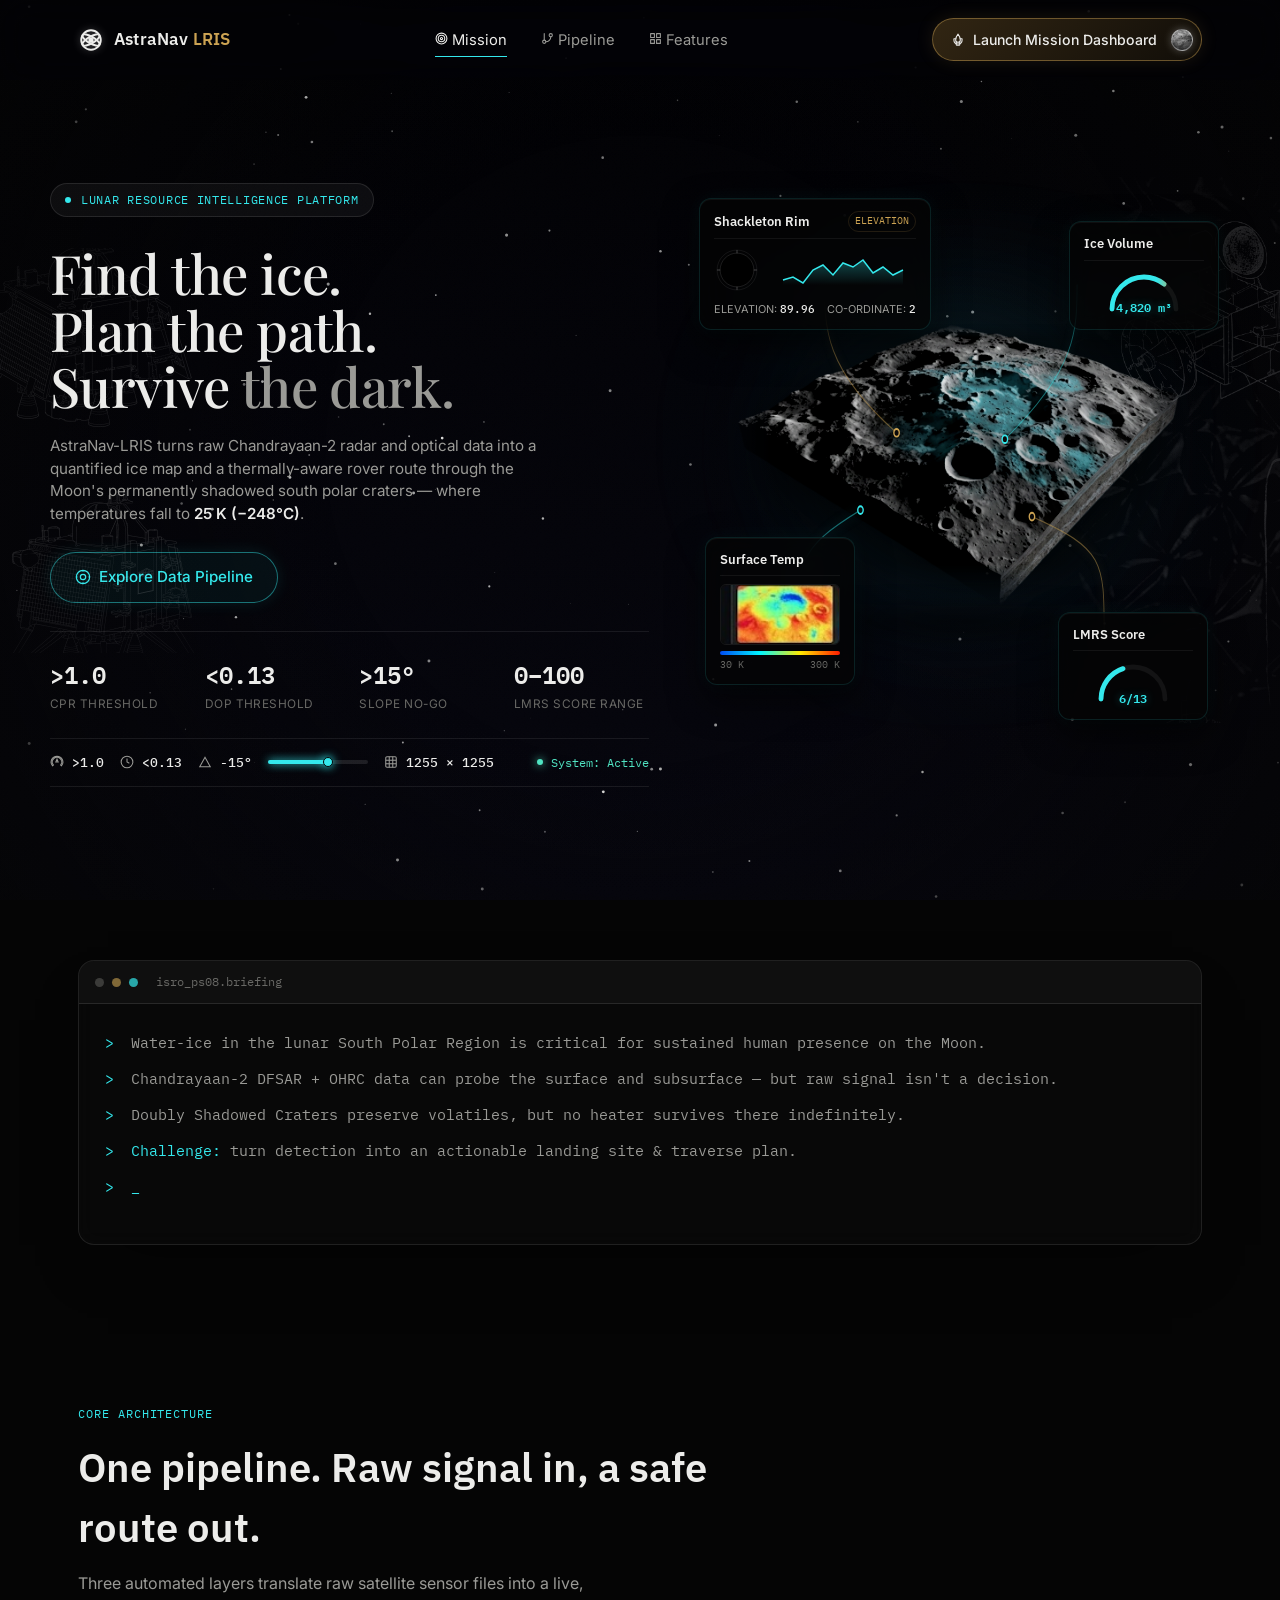
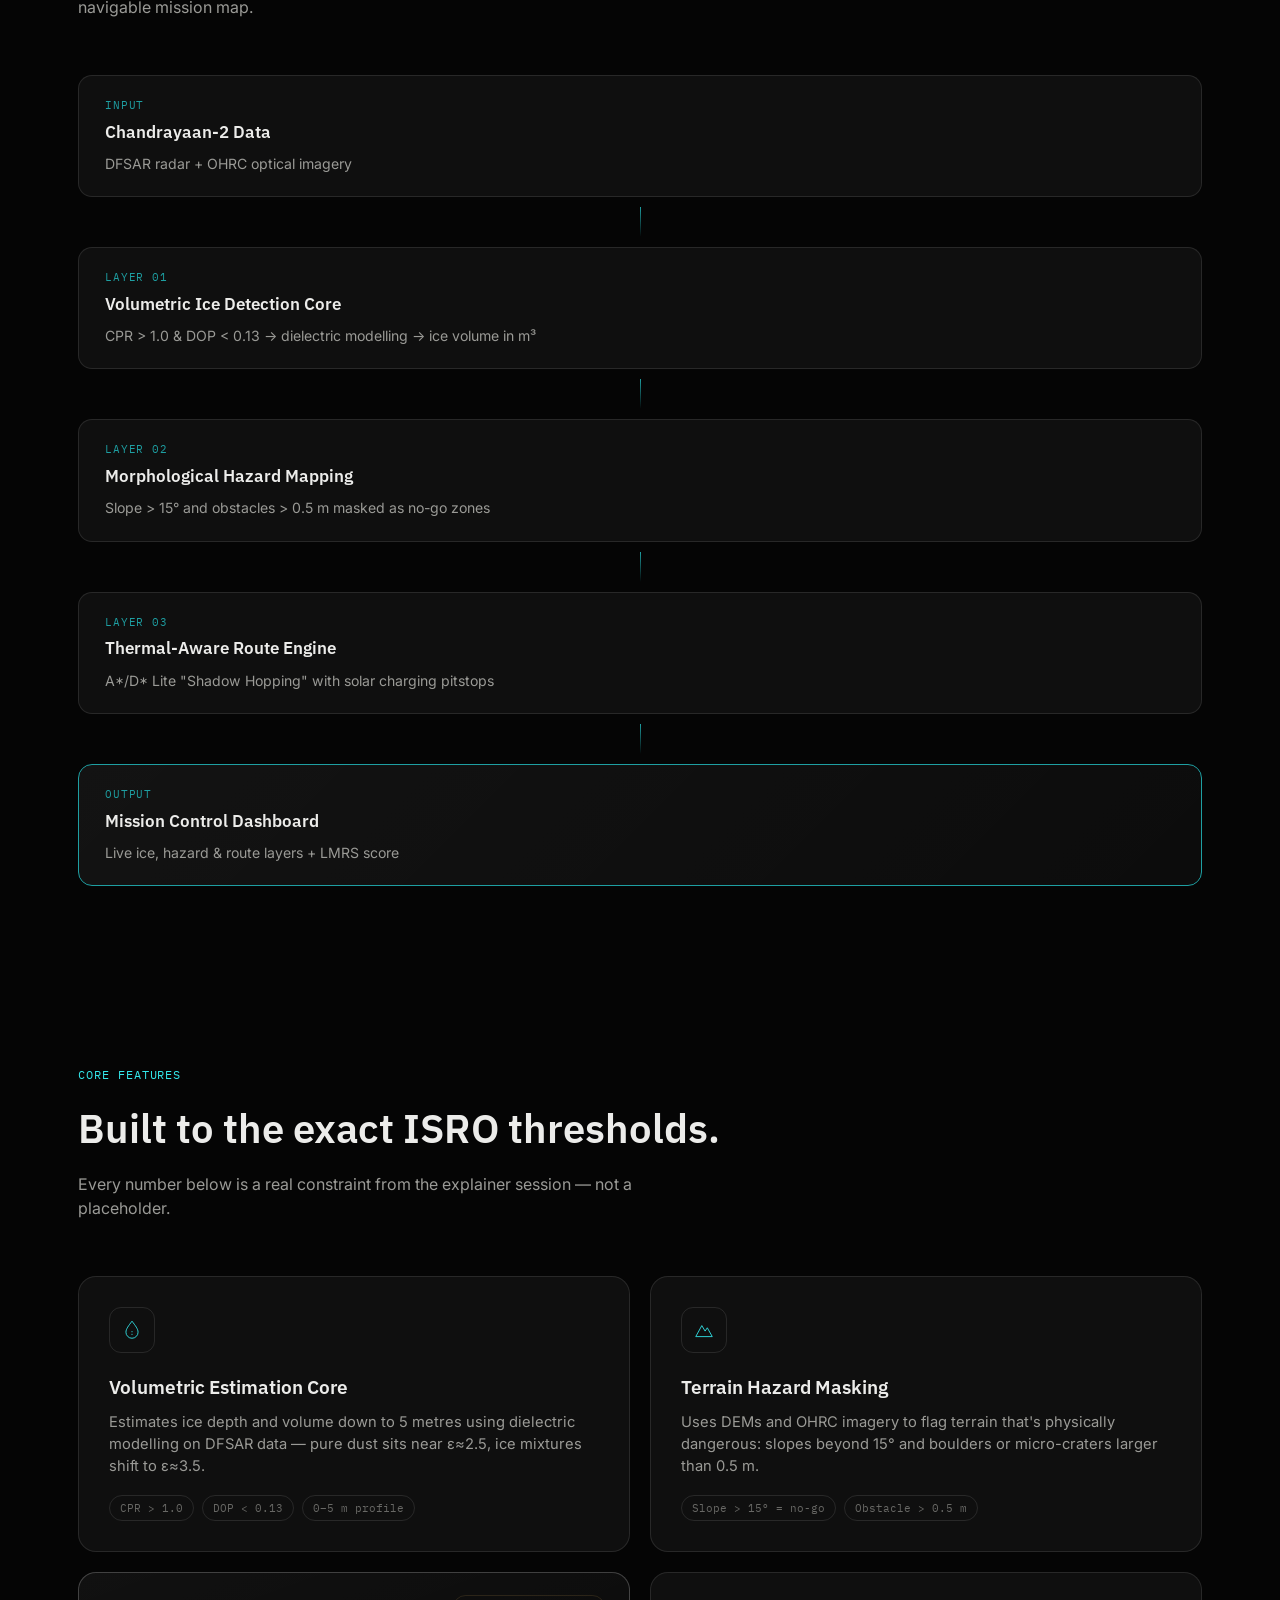
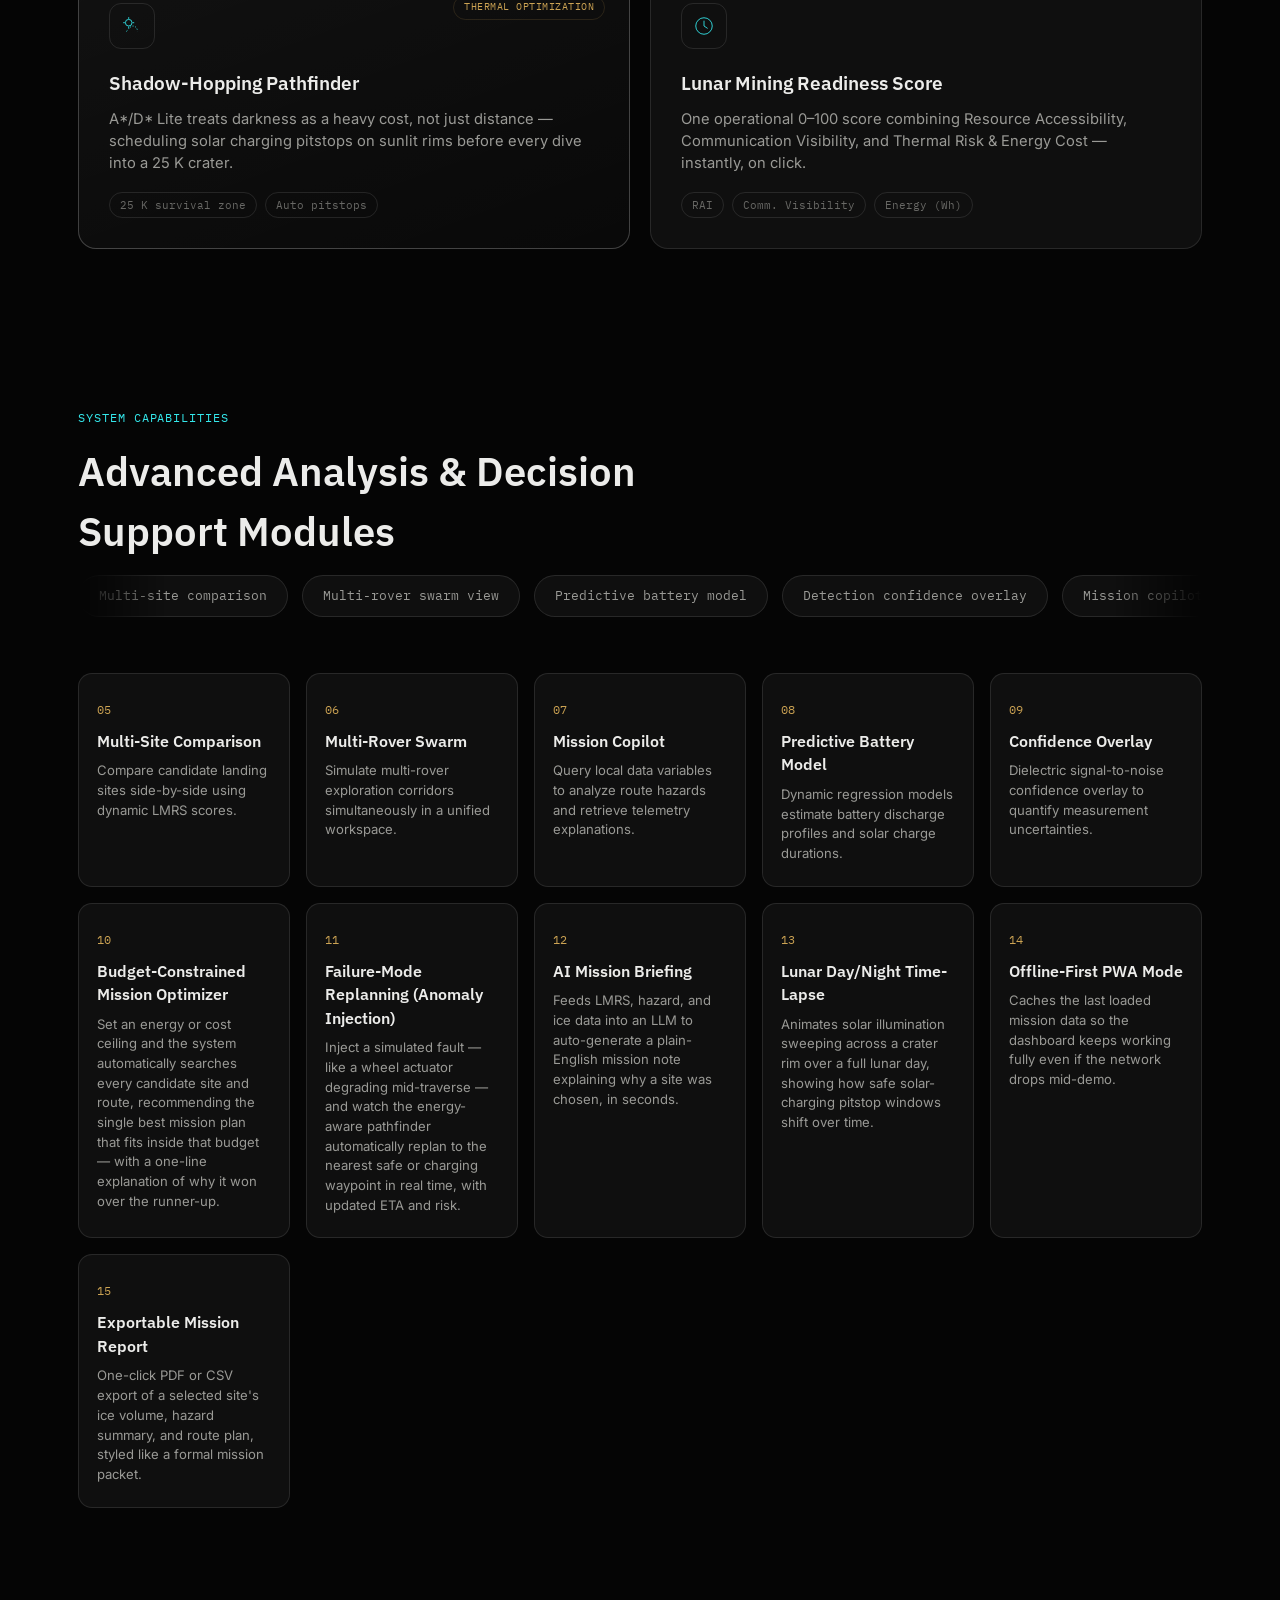
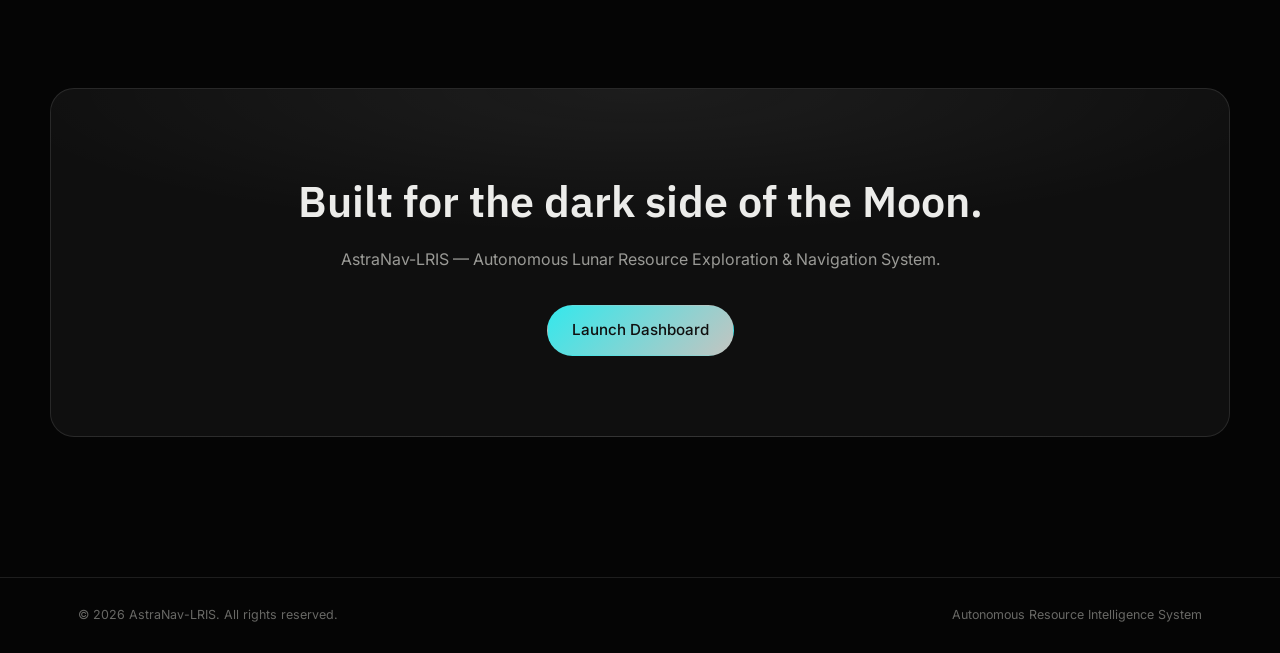
<file: frontend/index.html>
<!DOCTYPE html>
<html lang="en">

<head>
  <meta charset="UTF-8" />
  <meta name="viewport" content="width=device-width, initial-scale=1.0" />
  <title>AstraNav LRIS — Lunar Resource Intelligence &amp; Autonomous Navigation System</title>
  <meta name="description"
    content="AstraNav-LRIS detects subsurface lunar ice from Chandrayaan-2 data and plans thermal-aware rover routes through the Moon's permanently shadowed south polar craters." />
  <link rel="icon"
    href="data:image/svg+xml,<svg xmlns=%22http://www.w3.org/2000/svg%22 viewBox=%220 0 100 100%22><circle cx=%2250%22 cy=%2250%22 r=%2240%22 fill=%22%2304050a%22 stroke=%22%2334e8ec%22 stroke-width=%224%22/></svg>">
  <link rel="manifest" href="manifest.json">
  <link rel="preconnect" href="https://fonts.googleapis.com">
  <link rel="preconnect" href="https://fonts.gstatic.com" crossorigin>
  <link
    href="https://fonts.googleapis.com/css2?family=IBM+Plex+Sans:wght@400;500;600;700&family=Inter:wght@400;500;600&family=IBM+Plex+Mono:wght@400;500;600&family=Playfair+Display:ital,wght@0,400..700;1,400..700&display=swap"
    rel="stylesheet">
  <link rel="stylesheet" href="style.css">
</head>

<body>

  <!-- ===== AMBIENT BACKDROP (procedural starfield canvas, fixed, behind everything) ===== -->
  <canvas id="bg-stars" aria-hidden="true"></canvas>
  <div class="grain" aria-hidden="true"></div>

  <!-- ===== NAV ===== -->
  <header class="nav" id="nav">
    <div class="nav-inner">
      <a href="#top" class="brand">
        <span class="brand-mark" aria-hidden="true">
          <svg viewBox="0 0 24 24" fill="none" stroke="currentColor" stroke-width="1.8">
            <circle cx="12" cy="12" r="9"></circle>
            <ellipse cx="12" cy="12" rx="9" ry="3" transform="rotate(30 12 12)"></ellipse>
            <ellipse cx="12" cy="12" rx="9" ry="3" transform="rotate(-30 12 12)"></ellipse>
            <circle cx="12" cy="12" r="1.5" fill="currentColor"></circle>
          </svg>
        </span>
        <span class="brand-text">AstraNav <span class="brand-text-accent">LRIS</span></span>
      </a>
      <nav class="nav-links">
        <a href="#mission" class="nav-item-link active">
          <svg class="nav-link-icon" width="13" height="13" viewBox="0 0 24 24" fill="none" stroke="currentColor" stroke-width="2" stroke-linecap="round" stroke-linejoin="round"><circle cx="12" cy="12" r="10"></circle><circle cx="12" cy="12" r="6"></circle><circle cx="12" cy="12" r="2"></circle></svg>
          Mission
        </a>
        <a href="#pipeline" class="nav-item-link">
          <svg class="nav-link-icon" width="13" height="13" viewBox="0 0 24 24" fill="none" stroke="currentColor" stroke-width="2" stroke-linecap="round" stroke-linejoin="round"><line x1="6" y1="3" x2="6" y2="15"></line><circle cx="18" cy="6" r="3"></circle><circle cx="6" cy="18" r="3"></circle><path d="M18 9a9 9 0 0 1-9 9"></path></svg>
          Pipeline
        </a>
        <a href="#features" class="nav-item-link">
          <svg class="nav-link-icon" width="13" height="13" viewBox="0 0 24 24" fill="none" stroke="currentColor" stroke-width="2" stroke-linecap="round" stroke-linejoin="round"><rect x="3" y="3" width="7" height="7"></rect><rect x="14" y="3" width="7" height="7"></rect><rect x="14" y="14" width="7" height="7"></rect><rect x="3" y="14" width="7" height="7"></rect></svg>
          Features
        </a>
      </nav>
      <div class="nav-cta">
        <a href="dashboard.html" class="btn btn-solid btn-nav-cta">
          <svg class="btn-icon" width="14" height="14" viewBox="0 0 24 24" fill="none" stroke="currentColor" stroke-width="1.8" stroke-linecap="round" stroke-linejoin="round">
            <path d="M12 2s-4 5-4 10c0 2.2 1.8 4 4 4s4-1.8 4-4c0-5-4-10-4-10z"></path>
            <path d="M9 15v5a1 1 0 0 0 1 1h4a1 1 0 0 0 1-1v-5"></path>
            <path d="M8 10H5v2a7 7 0 0 0 6.64 6.96"></path>
            <path d="M16 10h3v2a7 7 0 0 1-6.64 6.96"></path>
          </svg>
          Launch Mission Dashboard
          <span class="btn-moon-thumb"></span>
        </a>
      </div>
      <button class="nav-burger" id="navBurger" aria-label="Toggle menu" aria-expanded="false">
        <span></span><span></span><span></span>
      </button>
    </div>
    <div class="nav-mobile" id="navMobile">
      <a href="#mission">
        <svg class="nav-link-icon" width="13" height="13" viewBox="0 0 24 24" fill="none" stroke="currentColor" stroke-width="2" stroke-linecap="round" stroke-linejoin="round"><circle cx="12" cy="12" r="10"></circle><circle cx="12" cy="12" r="6"></circle><circle cx="12" cy="12" r="2"></circle></svg>
        Mission
      </a>
      <a href="#pipeline">
        <svg class="nav-link-icon" width="13" height="13" viewBox="0 0 24 24" fill="none" stroke="currentColor" stroke-width="2" stroke-linecap="round" stroke-linejoin="round"><line x1="6" y1="3" x2="6" y2="15"></line><circle cx="18" cy="6" r="3"></circle><circle cx="6" cy="18" r="3"></circle><path d="M18 9a9 9 0 0 1-9 9"></path></svg>
        Pipeline
      </a>
      <a href="#features">
        <svg class="nav-link-icon" width="13" height="13" viewBox="0 0 24 24" fill="none" stroke="currentColor" stroke-width="2" stroke-linecap="round" stroke-linejoin="round"><rect x="3" y="3" width="7" height="7"></rect><rect x="14" y="3" width="7" height="7"></rect><rect x="14" y="14" width="7" height="7"></rect><rect x="3" y="14" width="7" height="7"></rect></svg>
        Features
      </a>
      <a href="dashboard.html" class="btn btn-solid btn-nav-cta">
        <svg class="btn-icon" width="14" height="14" viewBox="0 0 24 24" fill="none" stroke="currentColor" stroke-width="1.8" stroke-linecap="round" stroke-linejoin="round">
          <path d="M12 2s-4 5-4 10c0 2.2 1.8 4 4 4s4-1.8 4-4c0-5-4-10-4-10z"></path>
          <path d="M9 15v5a1 1 0 0 0 1 1h4a1 1 0 0 0 1-1v-5"></path>
          <path d="M8 10H5v2a7 7 0 0 0 6.64 6.96"></path>
          <path d="M16 10h3v2a7 7 0 0 1-6.64 6.96"></path>
        </svg>
        Launch Mission Dashboard
      </a>
    </div>
  </header>

  <!-- ===== HERO ===== -->
  <section class="hero" id="top">
    <div class="hero-grid">
      <div class="hero-copy">
        <p class="eyebrow" data-reveal>
          <span class="dot-pulse" aria-hidden="true"></span>
          LUNAR RESOURCE INTELLIGENCE PLATFORM
        </p>
        <h1 class="hero-title" data-reveal>
          Find the ice.<br>
          Plan the path.<br>
          Survive <span class="dim-text">the dark.</span>
        </h1>
        <p class="hero-sub" data-reveal>
          AstraNav-LRIS turns raw Chandrayaan-2 radar and optical data into a quantified ice map
          and a thermally-aware rover route through the Moon's permanently shadowed south&nbsp;polar craters —
          where temperatures fall to <strong>25&nbsp;K&nbsp;(&minus;248°C)</strong>.
        </p>
        <div class="hero-actions" data-reveal>
          <a href="#pipeline" class="btn btn-solid btn-lg btn-explore">
            <svg width="16" height="16" viewBox="0 0 24 24" fill="none" stroke="currentColor" stroke-width="1.8">
              <circle cx="12" cy="12" r="10"></circle>
              <path d="M12 2v2M12 20v2M2 12h2M20 12h2"></path>
              <circle cx="12" cy="12" r="4"></circle>
            </svg>
            Explore Data Pipeline
          </a>
        </div>

        <div class="hero-stats" data-reveal>
          <div class="stat">
            <span class="stat-num" data-count="1.0" data-decimals="1" data-prefix=">">0.0</span>
            <span class="stat-label">CPR THRESHOLD</span>
          </div>
          <div class="stat">
            <span class="stat-num" data-count="0.13" data-decimals="2" data-prefix="<">0.00</span>
            <span class="stat-label">DOP THRESHOLD</span>
          </div>
          <div class="stat">
            <span class="stat-num" data-count="15" data-suffix="°" data-prefix=">">0</span>
            <span class="stat-label">SLOPE NO-GO</span>
          </div>
          <div class="stat">
            <span class="stat-num" data-count="100" data-prefix="0–">0</span>
            <span class="stat-label">LMRS SCORE RANGE</span>
          </div>
        </div>

        <!-- Control Bar -->
        <div class="control-bar-wrapper" data-reveal>
          <div class="control-bar">
            <div class="control-item">
              <svg width="14" height="14" viewBox="0 0 24 24" fill="none" stroke="currentColor" stroke-width="1.8">
                <path d="M12 2a10 10 0 0 1 7.54 16.59l-1.42-1.42A8 8 0 1 0 5.88 17.17l-1.42 1.42A10 10 0 0 1 12 2z"></path>
                <path d="m12 7-2 5h4l-2-5z"></path>
              </svg>
              <span>>1.0</span>
            </div>
            <div class="control-item">
              <svg width="14" height="14" viewBox="0 0 24 24" fill="none" stroke="currentColor" stroke-width="1.8">
                <circle cx="12" cy="12" r="10"></circle>
                <polyline points="12 6 12 12 16 14"></polyline>
              </svg>
              <span><0.13</span>
            </div>
            <div class="control-item">
              <svg width="14" height="14" viewBox="0 0 24 24" fill="none" stroke="currentColor" stroke-width="1.8">
                <path d="M3 20h18L12 4z"></path>
              </svg>
              <span>-15°</span>
            </div>
            <div class="control-slider">
              <div class="slider-track">
                <div class="slider-fill"></div>
                <div class="slider-handle"></div>
              </div>
            </div>
            <div class="control-item">
              <svg width="14" height="14" viewBox="0 0 24 24" fill="none" stroke="currentColor" stroke-width="1.8">
                <rect x="3" y="3" width="18" height="18" rx="2" ry="2"></rect>
                <line x1="9" y1="3" x2="9" y2="21"></line>
                <line x1="15" y1="3" x2="15" y2="21"></line>
                <line x1="3" y1="9" x2="21" y2="9"></line>
                <line x1="3" y1="15" x2="21" y2="15"></line>
              </svg>
              <span>1255 × 1255</span>
            </div>
            <div class="control-status">
              <span class="status-dot"></span>
              <span>System: Active</span>
            </div>
          </div>
        </div>
      </div>

      <div class="hero-visual" aria-hidden="true">
        <!-- Background Terrain Block -->
        <div class="terrain-block-container" data-reveal>
          <img src="assets/lunar_terrain_block.png" alt="Lunar Crater Terrain" class="terrain-block-img">
        </div>

        <!-- Connection Lines SVG Overlay -->
        <svg class="hud-lines" viewBox="0 0 600 450" preserveAspectRatio="none" aria-hidden="true">
          <!-- Shackleton Rim Pointer (amber) -->
          <path class="hud-line-path line-amber" d="M150,80 C150,120 150,150 230,200" fill="none" stroke="rgba(204, 163, 83, 0.45)" stroke-width="1"></path>
          <circle cx="230" cy="200" r="3" fill="#0a0a0a" stroke="#cca353" stroke-width="1.5" class="hud-line-dot dot-1"></circle>

          <!-- Ice Volume Pointer (cyan) -->
          <path class="hud-line-path line-cyan" d="M430,85 C430,120 430,150 350,205" fill="none" stroke="rgba(52, 232, 236, 0.45)" stroke-width="1"></path>
          <circle cx="350" cy="205" r="3" fill="#0a0a0a" stroke="#34e8ec" stroke-width="1.5" class="hud-line-dot dot-2"></circle>

          <!-- Surface Temp Pointer (cyan) -->
          <path class="hud-line-path line-cyan" d="M120,360 C120,300 120,290 190,260" fill="none" stroke="rgba(52, 232, 236, 0.45)" stroke-width="1"></path>
          <circle cx="190" cy="260" r="3" fill="#0a0a0a" stroke="#34e8ec" stroke-width="1.5" class="hud-line-dot dot-3"></circle>

          <!-- LMRS Score Pointer (amber) -->
          <path class="hud-line-path line-amber" d="M460,355 C460,300 460,290 380,265" fill="none" stroke="rgba(204, 163, 83, 0.45)" stroke-width="1"></path>
          <circle cx="380" cy="265" r="3" fill="#0a0a0a" stroke="#cca353" stroke-width="1.5" class="hud-line-dot dot-4"></circle>
        </svg>

        <!-- Floating HUD telemetry cards over the moon -->
        <!-- Shackleton Rim -->
        <div class="hud-card hud-card-redesigned hud-pos-1" data-reveal>
          <div class="hud-card-header">
            <span class="hud-card-title">Shackleton Rim</span>
            <span class="hud-card-badge">ELEVATION</span>
          </div>
          <div class="hud-card-body">
            <div class="hud-card-row">
              <svg class="hud-spiral-icon" viewBox="0 0 60 60" width="46" height="46" aria-hidden="true">
                <circle cx="30" cy="30" r="26" fill="none" stroke="rgba(255,255,255,0.15)" stroke-width="0.6"></circle>
                <circle cx="30" cy="30" r="9" fill="none" stroke="rgba(255,255,255,0.35)" stroke-width="1"></circle>
                <g stroke="rgba(255,255,255,0.45)" stroke-width="0.7">
                  <line x1="30" y1="4" x2="30" y2="14"></line>
                  <line x1="30" y1="46" x2="30" y2="56"></line>
                  <line x1="4" y1="30" x2="14" y2="30"></line>
                  <line x1="46" y1="30" x2="56" y2="30"></line>
                </g>
                <g stroke="rgba(255,255,255,0.28)" stroke-width="0.5">
                  <circle cx="30" cy="30" r="17"></circle>
                  <circle cx="30" cy="30" r="22"></circle>
                </g>
              </svg>
              <div class="hud-sparkline-container">
                <svg class="sparkline" viewBox="0 0 120 30" width="100%" height="30">
                  <defs>
                    <linearGradient id="sparkGrad" x1="0" y1="0" x2="0" y2="1">
                      <stop offset="0%" stop-color="rgba(52, 232, 236, 0.3)"></stop>
                      <stop offset="100%" stop-color="rgba(52, 232, 236, 0)"></stop>
                    </linearGradient>
                  </defs>
                  <path d="M0 25 L10 22 L20 28 L30 15 L40 10 L50 20 L60 8 L70 12 L80 5 L90 18 L100 12 L110 20 L120 15 L120 30 L0 30 Z" fill="url(#sparkGrad)"></path>
                  <path d="M0 25 L10 22 L20 28 L30 15 L40 10 L50 20 L60 8 L70 12 L80 5 L90 18 L100 12 L110 20 L120 15" fill="none" stroke="#34e8ec" stroke-width="1.5"></path>
                </svg>
              </div>
            </div>
            <div class="hud-card-meta-row">
              <span class="meta-label">ELEVATION: <span class="meta-val">89.96</span></span>
              <span class="meta-label">CO-ORDINATE: <span class="meta-val">2</span></span>
            </div>
          </div>
        </div>

        <!-- Ice Volume -->
        <div class="hud-card hud-card-redesigned hud-pos-2" data-reveal>
          <div class="hud-card-header">
            <span class="hud-card-title">Ice Volume</span>
          </div>
          <div class="hud-card-body align-center">
            <div class="hud-gauge-wrapper">
              <svg class="radial-gauge" viewBox="0 0 100 60" width="80" height="48">
                <defs>
                  <linearGradient id="gaugeGradIce" x1="0" y1="0" x2="1" y2="0">
                    <stop offset="0%" stop-color="#34e8ec"></stop>
                    <stop offset="70%" stop-color="#34e8ec"></stop>
                    <stop offset="100%" stop-color="#cca353"></stop>
                  </linearGradient>
                </defs>
                <path d="M10 50 A 40 40 0 0 1 90 50" fill="none" stroke="rgba(255,255,255,0.06)" stroke-width="6" stroke-linecap="round"></path>
                <path d="M10 50 A 40 40 0 0 1 90 50" fill="none" stroke="url(#gaugeGradIce)" stroke-width="6" stroke-linecap="round" stroke-dasharray="125" stroke-dashoffset="35"></path>
              </svg>
              <div class="hud-gauge-val">4,820 m³</div>
            </div>
          </div>
        </div>

        <!-- Surface Temp -->
        <div class="hud-card hud-card-redesigned hud-pos-3" data-reveal>
          <div class="hud-card-header">
            <span class="hud-card-title">Surface Temp</span>
          </div>
          <div class="hud-card-body">
            <div class="hud-temp-visual-container">
              <img src="assets/temp_heatmap.png" class="temp-heatmap-img" alt="Temperature Heatmap">
              <div class="temp-scale-indicator">
                <div class="temp-scale-gradient"></div>
                <div class="temp-scale-labels">
                  <span>30 K</span>
                  <span>300 K</span>
                </div>
              </div>
            </div>
          </div>
        </div>

        <!-- LMRS Score -->
        <div class="hud-card hud-card-redesigned hud-pos-4" data-reveal>
          <div class="hud-card-header">
            <span class="hud-card-title">LMRS Score</span>
          </div>
          <div class="hud-card-body align-center">
            <div class="hud-gauge-wrapper">
              <svg class="radial-gauge" viewBox="0 0 100 60" width="80" height="48">
                <defs>
                  <linearGradient id="gaugeGradLmrs" x1="0" y1="0" x2="1" y2="0">
                    <stop offset="0%" stop-color="#34e8ec"></stop>
                    <stop offset="70%" stop-color="#34e8ec"></stop>
                    <stop offset="100%" stop-color="#cca353"></stop>
                  </linearGradient>
                </defs>
                <path d="M10 50 A 40 40 0 0 1 90 50" fill="none" stroke="rgba(255,255,255,0.06)" stroke-width="6" stroke-linecap="round"></path>
                <path d="M10 50 A 40 40 0 0 1 90 50" fill="none" stroke="url(#gaugeGradLmrs)" stroke-width="6" stroke-linecap="round" stroke-dasharray="125" stroke-dashoffset="75"></path>
              </svg>
              <div class="hud-gauge-val">6/13</div>
            </div>
          </div>
        </div>
      </div>
    </div>


  </section>

  <!-- ===== MISSION / PROBLEM STRIP ===== -->
  <section class="mission" id="mission">
    <div class="section-inner">
      <div class="terminal-block" data-reveal>
        <div class="terminal-bar">
          <span></span><span></span><span></span>
          <span class="terminal-title">isro_ps08.briefing</span>
        </div>
        <div class="terminal-body">
          <p><span class="prompt">&gt;</span> Water-ice in the lunar South Polar Region is critical for sustained human
            presence on the Moon.</p>
          <p><span class="prompt">&gt;</span> Chandrayaan-2 DFSAR + OHRC data can probe the surface and subsurface — but
            raw signal isn't a decision.</p>
          <p><span class="prompt">&gt;</span> Doubly Shadowed Craters preserve volatiles, but no heater survives there
            indefinitely.</p>
          <p><span class="prompt">&gt;</span> <span class="accent-text">Challenge:</span> turn detection into an
            actionable landing site &amp; traverse plan.</p>
          <p class="terminal-cursor"><span class="prompt">&gt;</span> <span class="caret">_</span></p>
        </div>
      </div>
    </div>
  </section>

  <!-- ===== PIPELINE ===== -->
  <section class="pipeline" id="pipeline">
    <div class="section-inner">
      <p class="section-eyebrow" data-reveal>Core Architecture</p>
      <h2 class="section-title" data-reveal>One pipeline. Raw signal in, a safe route out.</h2>
      <p class="section-sub" data-reveal>Three automated layers translate raw satellite sensor files into a live,
        navigable mission map.</p>

      <div class="pipe-flow">
        <div class="pipe-node pipe-input" data-reveal>
          <span class="pipe-tag">INPUT</span>
          <h3>Chandrayaan&#8209;2 Data</h3>
          <p>DFSAR radar + OHRC optical imagery</p>
        </div>
        <div class="pipe-connector" aria-hidden="true"><span></span></div>

        <div class="pipe-node" data-reveal>
          <span class="pipe-tag">LAYER 01</span>
          <h3>Volumetric Ice Detection Core</h3>
          <p>CPR &gt; 1.0 &amp; DOP &lt; 0.13 → dielectric modelling → ice volume in m³</p>
        </div>
        <div class="pipe-connector" aria-hidden="true"><span></span></div>

        <div class="pipe-node" data-reveal>
          <span class="pipe-tag">LAYER 02</span>
          <h3>Morphological Hazard Mapping</h3>
          <p>Slope &gt; 15° and obstacles &gt; 0.5 m masked as no-go zones</p>
        </div>
        <div class="pipe-connector" aria-hidden="true"><span></span></div>

        <div class="pipe-node" data-reveal>
          <span class="pipe-tag">LAYER 03</span>
          <h3>Thermal-Aware Route Engine</h3>
          <p>A*/D* Lite "Shadow Hopping" with solar charging pitstops</p>
        </div>
        <div class="pipe-connector" aria-hidden="true"><span></span></div>

        <div class="pipe-node pipe-output" data-reveal>
          <span class="pipe-tag">OUTPUT</span>
          <h3>Mission Control Dashboard</h3>
          <p>Live ice, hazard &amp; route layers + LMRS score</p>
        </div>
      </div>
    </div>
  </section>

  <!-- ===== CORE FEATURES ===== -->
  <section class="features" id="features">
    <div class="section-inner">
      <p class="section-eyebrow" data-reveal>Core Features</p>
      <h2 class="section-title" data-reveal>Built to the exact ISRO thresholds.</h2>
      <p class="section-sub" data-reveal>Every number below is a real constraint from the explainer session — not a
        placeholder.</p>

      <div class="feature-grid">

        <article class="feature-card" data-reveal>
          <div class="feature-icon">
            <svg viewBox="0 0 40 40" fill="none">
              <path d="M20 4c6 8 11 14 11 20a11 11 0 1 1-22 0c0-6 5-12 11-20Z" stroke="currentColor"
                stroke-width="1.6" />
              <path d="M20 22v10" stroke="currentColor" stroke-width="1.6" stroke-dasharray="2 3" />
            </svg>
          </div>
          <h3>Volumetric Estimation Core</h3>
          <p>Estimates ice depth and volume down to 5&nbsp;metres using dielectric modelling on DFSAR data — pure dust
            sits near ε≈2.5, ice mixtures shift to ε≈3.5.</p>
          <div class="feature-meta">
            <span>CPR &gt; 1.0</span><span>DOP &lt; 0.13</span><span>0–5 m profile</span>
          </div>
        </article>

        <article class="feature-card" data-reveal>
          <div class="feature-icon">
            <svg viewBox="0 0 40 40" fill="none">
              <path d="M5 32 16 12l6 10 4-6 9 16H5Z" stroke="currentColor" stroke-width="1.6" stroke-linejoin="round" />
            </svg>
          </div>
          <h3>Terrain Hazard Masking</h3>
          <p>Uses DEMs and OHRC imagery to flag terrain that's physically dangerous: slopes beyond 15° and boulders or
            micro-craters larger than 0.5&nbsp;m.</p>
          <div class="feature-meta">
            <span>Slope &gt; 15° = no-go</span><span>Obstacle &gt; 0.5 m</span>
          </div>
        </article>

        <article class="feature-card feature-highlight" data-reveal>
          <div class="feature-badge">Thermal Optimization</div>
          <div class="feature-icon">
            <svg viewBox="0 0 40 40" fill="none">
              <circle cx="14" cy="14" r="6" stroke="currentColor" stroke-width="1.6" />
              <path d="M14 4v3M14 21v3M4 14h3M21 14h3" stroke="currentColor" stroke-width="1.6" />
              <path d="M10 30c4-6 8-10 12-10s8 4 8 10" stroke="currentColor" stroke-width="1.6"
                stroke-dasharray="2 3" />
            </svg>
          </div>
          <h3>Shadow-Hopping Pathfinder</h3>
          <p>A*/D* Lite treats darkness as a heavy cost, not just distance — scheduling solar charging pitstops on
            sunlit rims before every dive into a 25&nbsp;K crater.</p>
          <div class="feature-meta">
            <span>25 K survival zone</span><span>Auto pitstops</span>
          </div>
        </article>

        <article class="feature-card" data-reveal>
          <div class="feature-icon">
            <svg viewBox="0 0 40 40" fill="none">
              <circle cx="20" cy="20" r="15" stroke="currentColor" stroke-width="1.6" />
              <path d="M20 11v9l6 4" stroke="currentColor" stroke-width="1.6" stroke-linecap="round" />
            </svg>
          </div>
          <h3>Lunar Mining Readiness Score</h3>
          <p>One operational 0–100 score combining Resource Accessibility, Communication Visibility, and Thermal Risk
            &amp; Energy Cost — instantly, on click.</p>
          <div class="feature-meta">
            <span>RAI</span><span>Comm. Visibility</span><span>Energy (Wh)</span>
          </div>
        </article>

      </div>
    </div>
  </section>

  <!-- ===== STRETCH / BEYOND THE CORE ===== -->
  <section class="beyond">
    <div class="section-inner">
      <p class="section-eyebrow" data-reveal>System Capabilities</p>
      <h2 class="section-title" data-reveal>Advanced Analysis &amp; Decision Support Modules</h2>

      <div class="ticker-row" data-reveal>
        <div class="ticker-track">
          <span class="chip">Multi-site comparison</span>
          <span class="chip">Multi-rover swarm view</span>
          <span class="chip">Predictive battery model</span>
          <span class="chip">Detection confidence overlay</span>
          <span class="chip">Mission copilot Q&amp;A</span>
          <span class="chip">Live telemetry over WebSocket</span>
          <span class="chip">Budget-constrained optimization</span>
          <span class="chip">Failure-mode replanning</span>
          <span class="chip">AI mission briefing</span>
          <span class="chip">Solar day/night time-lapse</span>
          <span class="chip">Offline-first PWA</span>
          <span class="chip">Exportable mission reports</span>
          <!-- duplicated for seamless loop -->
          <span class="chip">Multi-site comparison</span>
          <span class="chip">Multi-rover swarm view</span>
          <span class="chip">Predictive battery model</span>
          <span class="chip">Detection confidence overlay</span>
          <span class="chip">Mission copilot Q&amp;A</span>
          <span class="chip">Live telemetry over WebSocket</span>
          <span class="chip">Budget-constrained optimization</span>
          <span class="chip">Failure-mode replanning</span>
          <span class="chip">AI mission briefing</span>
          <span class="chip">Solar day/night time-lapse</span>
          <span class="chip">Offline-first PWA</span>
          <span class="chip">Exportable mission reports</span>
        </div>
      </div>

      <div class="beyond-grid">
        <div class="beyond-card" data-reveal>
          <span class="beyond-num">05</span>
          <h4>Multi-Site Comparison</h4>
          <p>Compare candidate landing sites side-by-side using dynamic LMRS scores.</p>
        </div>
        <div class="beyond-card" data-reveal>
          <span class="beyond-num">06</span>
          <h4>Multi-Rover Swarm</h4>
          <p>Simulate multi-rover exploration corridors simultaneously in a unified workspace.</p>
        </div>
        <div class="beyond-card" data-reveal>
          <span class="beyond-num">07</span>
          <h4>Mission Copilot</h4>
          <p>Query local data variables to analyze route hazards and retrieve telemetry explanations.</p>
        </div>
        <div class="beyond-card" data-reveal>
          <span class="beyond-num">08</span>
          <h4>Predictive Battery Model</h4>
          <p>Dynamic regression models estimate battery discharge profiles and solar charge durations.</p>
        </div>
        <div class="beyond-card" data-reveal>
          <span class="beyond-num">09</span>
          <h4>Confidence Overlay</h4>
          <p>Dielectric signal-to-noise confidence overlay to quantify measurement uncertainties.</p>
        </div>
        <div class="beyond-card" data-reveal>
          <span class="beyond-num">10</span>
          <h4>Budget-Constrained Mission Optimizer</h4>
          <p>Set an energy or cost ceiling and the system automatically searches every candidate site and route, recommending the single best mission plan that fits inside that budget — with a one-line explanation of why it won over the runner-up.</p>
        </div>
        <div class="beyond-card" data-reveal>
          <span class="beyond-num">11</span>
          <h4>Failure-Mode Replanning (Anomaly Injection)</h4>
          <p>Inject a simulated fault — like a wheel actuator degrading mid-traverse — and watch the energy-aware pathfinder automatically replan to the nearest safe or charging waypoint in real time, with updated ETA and risk.</p>
        </div>
        <div class="beyond-card" data-reveal>
          <span class="beyond-num">12</span>
          <h4>AI Mission Briefing</h4>
          <p>Feeds LMRS, hazard, and ice data into an LLM to auto-generate a plain-English mission note explaining why a site was chosen, in seconds.</p>
        </div>
        <div class="beyond-card" data-reveal>
          <span class="beyond-num">13</span>
          <h4>Lunar Day/Night Time-Lapse</h4>
          <p>Animates solar illumination sweeping across a crater rim over a full lunar day, showing how safe solar-charging pitstop windows shift over time.</p>
        </div>
        <div class="beyond-card" data-reveal>
          <span class="beyond-num">14</span>
          <h4>Offline-First PWA Mode</h4>
          <p>Caches the last loaded mission data so the dashboard keeps working fully even if the network drops mid-demo.</p>
        </div>
        <div class="beyond-card" data-reveal>
          <span class="beyond-num">15</span>
          <h4>Exportable Mission Report</h4>
          <p>One-click PDF or CSV export of a selected site's ice volume, hazard summary, and route plan, styled like a formal mission packet.</p>
        </div>
      </div>
    </div>
  </section>



  <!-- ===== FINAL CTA ===== -->
  <section class="cta-final">
    <div class="section-inner cta-final-inner" data-reveal>
      <h2>Built for the dark side of the Moon.</h2>
      <p>AstraNav-LRIS — Autonomous Lunar Resource Exploration &amp; Navigation System.</p>
      <div class="hero-actions">
        <a href="dashboard.html" class="btn btn-solid btn-lg">Launch Dashboard</a>
      </div>
    </div>
  </section>

  <footer class="footer">
    <div class="section-inner footer-inner">
      <span>© 2026 AstraNav-LRIS. All rights reserved.</span>
      <span>Autonomous Resource Intelligence System</span>
    </div>
  </footer>

  <script src="assets/three.min.js"></script>
  <script src="script.js"></script>
    <script>
    if ('serviceWorker' in navigator) {
      window.addEventListener('load', () => {
        navigator.serviceWorker.register('./service-worker.js');
      });
    }
  </script>
</body>

</html>
</file>
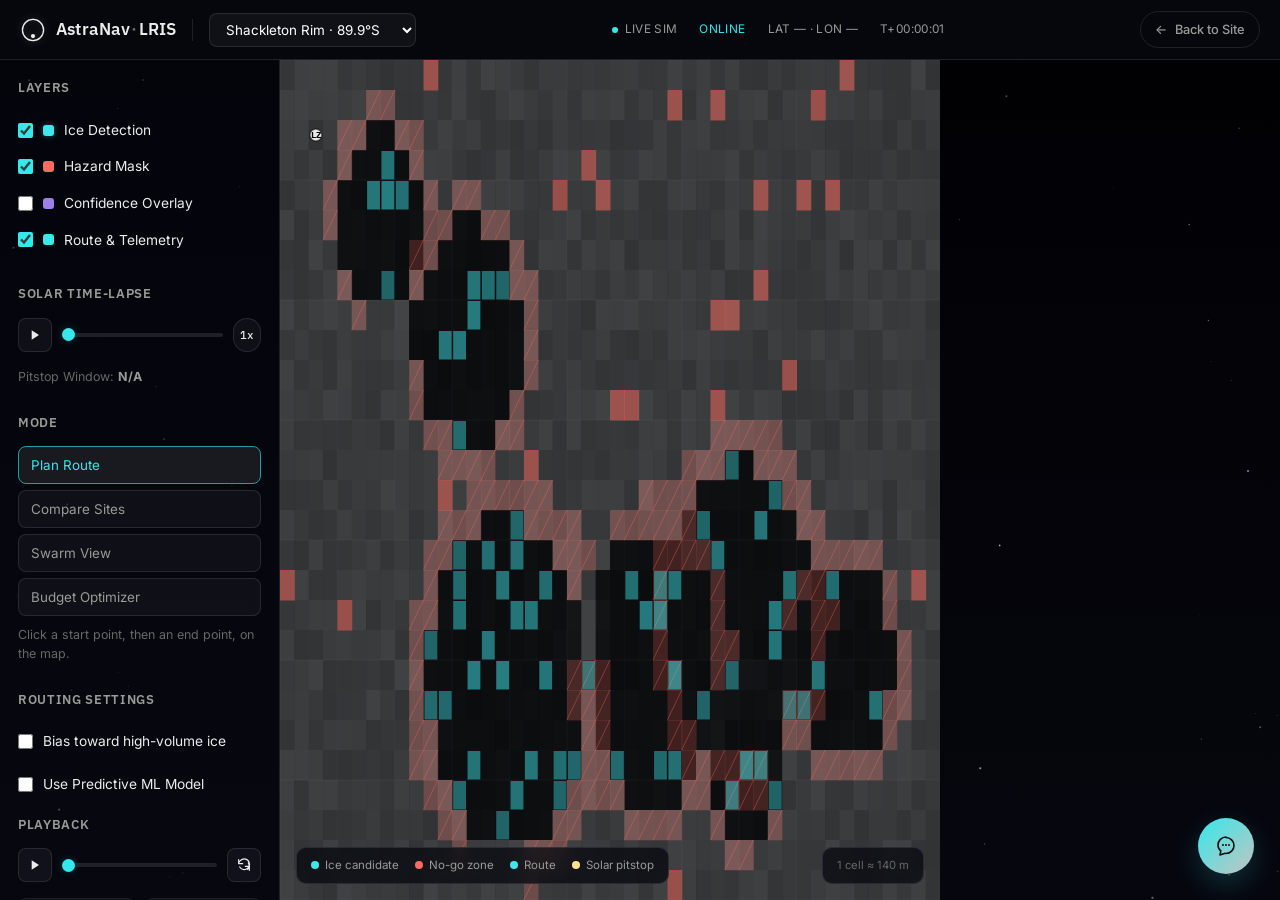
<file: frontend/dashboard.html>
<!DOCTYPE html>
<html lang="en">
<head>
<meta charset="UTF-8" />
<meta name="viewport" content="width=device-width, initial-scale=1.0" />
<title>Mission Control — AstraNav-LRIS</title>
<meta name="description" content="AstraNav-LRIS Mission Control — live ice detection, hazard mapping, shadow-hopping route planning and readiness scoring for the lunar south pole." />
<link rel="icon" href="data:image/svg+xml,<svg xmlns=%22http://www.w3.org/2000/svg%22 viewBox=%220 0 100 100%22><circle cx=%2250%22 cy=%2250%22 r=%2240%22 fill=%22%2304050a%22 stroke=%22%2334e8ec%22 stroke-width=%224%22/></svg>">
<link rel="manifest" href="manifest.json">
<link rel="preconnect" href="https://fonts.googleapis.com">
<link rel="preconnect" href="https://fonts.gstatic.com" crossorigin>
<link href="https://fonts.googleapis.com/css2?family=IBM+Plex+Sans:wght@400;500;600;700&family=Inter:wght@400;500;600&family=IBM+Plex+Mono:wght@400;500;600&display=swap" rel="stylesheet">
<link rel="stylesheet" href="style.css">
<link rel="stylesheet" href="dashboard.css">
</head>
<body class="dash-body">

<canvas id="bg-stars" aria-hidden="true"></canvas>

<!-- ===== TOP BAR ===== -->
<header class="dtop">
  <div class="dtop-left">
    <a href="index.html" class="brand">
      <span class="brand-mark" aria-hidden="true">
        <svg viewBox="0 0 32 32" fill="none"><circle cx="16" cy="16" r="13" stroke="currentColor" stroke-width="1.6"/><circle cx="16" cy="16" r="13" stroke="currentColor" stroke-width="1.6" stroke-dasharray="2 4" opacity="0.5"/><circle cx="16" cy="23.5" r="2.6" fill="currentColor"/></svg>
      </span>
      <span class="brand-text">AstraNav<span class="brand-dash">·</span>LRIS</span>
    </a>
    <span class="dtop-divider"></span>
    <select id="regionSelect" class="region-select">
      <option value="shackleton">Shackleton Rim · 89.9°S</option>
      <option value="faustini">Faustini Crater · 87.3°S</option>
      <option value="degerlache">de Gerlache Rim · 88.5°S</option>
    </select>
  </div>
  <div class="dtop-center mono">
    <span class="dtop-stat"><span class="dot-pulse"></span> LIVE SIM</span>
    <span class="dtop-stat" id="networkStatus" style="color:var(--cyan);">ONLINE</span>
    <span class="dtop-stat" id="cursorReadout">LAT — · LON —</span>
    <span class="dtop-stat" id="clockReadout">T+00:00:00</span>
  </div>
  <div class="dtop-right">
    <button class="icon-btn rail-toggle" id="railToggle" title="Layers & Tools" aria-label="Toggle layers panel">
      <svg viewBox="0 0 24 24" fill="none"><path d="M4 6h16M4 12h16M4 18h16" stroke="currentColor" stroke-width="1.8" stroke-linecap="round"/></svg>
    </button>
    <a href="index.html" class="btn btn-ghost btn-sm">← <span class="back-label">Back to Site</span></a>
  </div>
</header>

<div class="rail-backdrop" id="railBackdrop"></div>

<div class="dash-shell">

  <!-- ===== LEFT RAIL ===== -->
  <aside class="rail">
    <div class="rail-block">
      <h4 class="rail-title">Layers</h4>
      <label class="layer-toggle">
        <input type="checkbox" id="layerIce" checked>
        <span class="swatch swatch-ice"></span> Ice Detection
      </label>
      <label class="layer-toggle">
        <input type="checkbox" id="layerHazard" checked>
        <span class="swatch swatch-hazard"></span> Hazard Mask
      </label>
      <label class="layer-toggle">
        <input type="checkbox" id="layerConfidence">
        <span class="swatch swatch-confidence"></span> Confidence Overlay
      </label>
      <label class="layer-toggle">
        <input type="checkbox" id="layerRoute" checked>
        <span class="swatch swatch-route"></span> Route &amp; Telemetry
      </label>
    </div>


    <div class="rail-block" id="timeLapseControls">
      <h4 class="rail-title">Solar Time-Lapse</h4>
      <div class="playback-row">
        <button class="icon-btn" id="sunPlayBtn" title="Play/Pause Sun">
          <svg id="sunPlayIcon" viewBox="0 0 24 24" fill="none"><path d="M7 5v14l11-7L7 5Z" fill="currentColor"/></svg>
        </button>
        <input type="range" id="sunScrubber" min="0" max="360" value="0" class="scrubber">
        <button class="btn btn-outline btn-sm" id="sunSpeedBtn" style="padding: 0 6px; height: 34px; font-family: var(--font-mono); font-size: 0.7rem;">1x</button>
      </div>
      <div class="rail-hint mono" style="margin-top: 8px;">
        Pitstop Window: <b id="pitstopStatus" style="color:var(--slate);">N/A</b>
      </div>
    </div>

    <div class="rail-block">
      <h4 class="rail-title">Mode</h4>
      <div class="mode-tabs" id="modeTabs">
        <button class="mode-tab active" data-mode="route">Plan Route</button>
        <button class="mode-tab" data-mode="compare">Compare Sites</button>
        <button class="mode-tab" data-mode="swarm">Swarm View</button>
      <button class="mode-tab" data-mode="optimize">Budget Optimizer</button>
      </div>
      <p class="rail-hint" id="modeHint">Click a start point, then an end point, on the map.</p>
    </div>

    <div class="rail-block" id="routeControls">
      <h4 class="rail-title">Routing Settings</h4>
      <label class="layer-toggle" style="margin-bottom: 6px;">
        <input type="checkbox" id="routeIceSeeking">
        Bias toward high-volume ice
      </label>
      <label class="layer-toggle" style="margin-bottom: 12px;">
        <input type="checkbox" id="routePredictiveBattery">
        Use Predictive ML Model
      </label>

      <h4 class="rail-title">Playback</h4>
      <div class="playback-row">
        <button class="icon-btn" id="playBtn" title="Play/Pause">
          <svg id="playIcon" viewBox="0 0 24 24" fill="none"><path d="M7 5v14l11-7L7 5Z" fill="currentColor"/></svg>
        </button>
        <input type="range" id="scrubber" min="0" max="100" value="0" class="scrubber">
        <button class="icon-btn" id="resetBtn" title="Reset">
          <svg viewBox="0 0 24 24" fill="none"><path d="M4 4v6h6M20 20v-6h-6" stroke="currentColor" stroke-width="1.8" stroke-linecap="round" stroke-linejoin="round"/><path d="M5.5 15a8 8 0 1 0 1-9.5L4 8M18.5 9a8 8 0 0 1-1 9.5L20 16" stroke="currentColor" stroke-width="1.8" stroke-linecap="round" stroke-linejoin="round"/></svg>
        </button>
      </div>
      <div class="route-stats mono">
        <div><span>Distance</span><b id="statDistance">—</b></div>
        <div><span>Pitstops</span><b id="statPitstops">—</b></div>
        <div><span>Energy</span><b id="statEnergy">—</b></div>
        <div><span>Dark Dwell</span><b id="statDark">—</b></div>
      </div>
      <div class="battery-chart-wrap">
        <span class="rail-subtitle">Predicted Battery (ML model)</span>
        <canvas id="batteryChart" height="70"></canvas>
      </div>

      <!-- --- MISSION ANOMALY HEALTH DASHBOARD START --- -->
      <div class="contingency-health-dash" style="margin-top: 15px; border-top: 1px solid var(--hairline); padding-top: 12px;">
        <span class="rail-subtitle">Rover System Health</span>
        <div class="health-indicators mono" style="display: flex; flex-direction: column; gap: 6px; font-size: 0.74rem;">
          <div style="display: flex; justify-content: space-between; align-items: center;">
            <span>Battery Status:</span>
            <span class="health-tag tag-green" id="healthBattery">NOMINAL</span>
          </div>
          <div style="display: flex; justify-content: space-between; align-items: center;">
            <span>Actuators/Drive:</span>
            <span class="health-tag tag-green" id="healthDrive">NOMINAL</span>
          </div>
          <div style="display: flex; justify-content: space-between; align-items: center;">
            <span>Sensors/Slopes:</span>
            <span class="health-tag tag-green" id="healthSensors">NOMINAL</span>
          </div>
          <div style="display: flex; justify-content: space-between; align-items: center;">
            <span>Earth Link Comms:</span>
            <span class="health-tag tag-green" id="healthComms">NOMINAL</span>
          </div>
          <div style="display: flex; justify-content: space-between; align-items: center;">
            <span>Thermal Load:</span>
            <span class="health-tag tag-green" id="healthThermal">NOMINAL</span>
          </div>
        </div>
      </div>

      <!-- Anomaly Trigger -->
      <div class="contingency-trigger-panel" style="margin-top: 15px; border-top: 1px solid var(--hairline); padding-top: 12px;">
        <span class="rail-subtitle">Mission Anomaly Response</span>
        <select id="anomalySelect" class="region-select" style="width: 100%; margin-bottom: 8px;">
          <option value="wheel_degradation">Wheel Actuator Degradation</option>
          <option value="battery_drain">Battery Cell Degradation</option>
          <option value="sensor_degradation">Sensor Degradation (Terrain Blindness)</option>
          <option value="comm_blackout">Communication Blackout</option>
          <option value="new_obstacle">Newly Detected Obstacle (Boulder)</option>
          <option value="thermal_load">PSR Thermal Load Spike</option>
          <option value="solar_unavailable">Solar Charging Site Blocked</option>
        </select>
        <div style="margin-bottom: 10px;">
          <div style="display: flex; justify-content: space-between; font-size: 0.7rem; color: var(--slate-dim); margin-bottom: 4px;">
            <span>Anomaly Severity</span>
            <span id="anomalyMagVal" class="mono">40%</span>
          </div>
          <input type="range" id="anomalyMagnitude" min="10" max="90" value="40" class="scrubber" style="width: 100%;">
        </div>
        <button class="icon-btn-wide" id="injectAnomalyBtn" style="background: linear-gradient(135deg, #ff6b5e, #ffe28a); color: #101010; font-weight: 700; margin-top: 6px; box-shadow: 0 4px 15px rgba(255, 107, 94, 0.45); cursor: pointer;">
          ⚠ TRIGGER CONTINGENCY
        </button>
      </div>
      <!-- --- END --- -->
    </div>

    <div class="rail-block" id="compareControls" hidden>
      <h4 class="rail-title">Comparison Set</h4>
      <p class="rail-hint">Click up to 3 points on the map to shortlist candidate sites.</p>
      <div id="compareList" class="compare-list"></div>
      <button class="btn btn-outline btn-sm" id="clearCompare">Clear Selection</button>
    </div>


    <!-- BUDGET OPTIMIZER MODE -->
    <div id="modeOptimize" class="rail-block" hidden>
      <h4 class="rail-title">Mission Energy Budget</h4>
      <div style="display:flex; justify-content:space-between; margin-bottom:5px;">
        <span class="mono" style="font-size:0.75rem; color:var(--slate);">Budget (Wh)</span>
        <span class="mono" id="budgetReadout" style="font-size:0.8rem; color:var(--cyan); font-weight:bold;">150 Wh</span>
      </div>
      <input type="range" id="budgetSlider" min="20" max="500" value="150" class="scrubber" style="margin-bottom:15px; width: 100%;">
      <button class="btn btn-primary icon-btn-wide" id="runOptimizerBtn" style="margin-top: 0; margin-bottom: 10px;">Find Best Site</button>

      <div id="optResultsBlock" hidden>
        <h4 class="rail-title">Optimization Results</h4>
        <div id="optRecommended" class="swarm-card best" style="border:1px solid var(--cyan); background:rgba(255,255,255,0.05); margin-bottom:15px; display: block;">
          <!-- Populated by JS -->
        </div>
        <h4 class="rail-title" style="margin-top:10px; font-size:0.7rem;">Runners-Up</h4>
        <div id="optRunnersUp">
          <!-- Populated by JS -->
        </div>
      </div>
      
      <div id="optErrorBlock" hidden>
        <div style="padding:10px; border:1px solid var(--hairline); border-radius:4px; font-family:var(--font-mono); font-size:0.75rem; color:var(--slate);">
          <span id="optErrorText"></span>
        </div>
      </div>
    </div>

    <div class="rail-block" id="swarmControls" hidden>
      <h4 class="rail-title">Active Rovers</h4>
      <div class="swarm-card">
        <span class="swarm-dot swarm-dot-a"></span>
        <div>
          <b>Rover Alpha</b>
          <span class="mono" id="swarmABattery">100%</span>
        </div>
      </div>
      <div class="swarm-card">
        <span class="swarm-dot swarm-dot-b"></span>
        <div>
          <b>Rover Beta</b>
          <span class="mono" id="swarmBBattery">100%</span>
        </div>
      </div>
      <button class="btn btn-outline btn-sm" id="rerollSwarm">Re-roll Routes</button>
      <button class="icon-btn-wide" id="swarmPlayBtn">▶ Play Swarm</button>
    </div>
  </aside>

  <!-- ===== MAP ===== -->
  <main class="map-stage">
    <canvas id="mapCanvas"></canvas>
    <div class="map-legend mono">
      <span><i class="leg-dot leg-ice"></i>Ice candidate</span>
      <span><i class="leg-dot leg-hazard"></i>No-go zone</span>
      <span><i class="leg-dot leg-route"></i>Route</span>
      <span><i class="leg-dot leg-pitstop"></i>Solar pitstop</span>
    </div>
    <div class="map-scale mono">1 cell ≈ 140 m</div>
  </main>

  <!-- ===== RIGHT SLIDE-OUT: LMRS PANEL ===== -->
  <aside class="lmrs-panel" id="lmrsPanel">
    <div class="lmrs-head">
      <span class="rail-title">Lunar Mining Readiness</span>
      <button class="icon-btn" id="closeLmrs">✕</button>
    </div>
    <div class="lmrs-score-ring">
      <svg viewBox="0 0 120 120">
        <circle cx="60" cy="60" r="52" class="ring-bg"/>
        <circle cx="60" cy="60" r="52" class="ring-fg" id="lmrsRingFg"/>
      </svg>
      <div class="lmrs-score-num"><span id="lmrsScoreNum">—</span><small>/100</small></div>
    </div>
    <div class="lmrs-coord mono" id="lmrsCoord">—</div>

    <div class="lmrs-bars">
      <div class="lmrs-bar-row">
        <span>Resource Accessibility (RAI)</span>
        <div class="bar-track"><div class="bar-fill bar-cyan" id="barRAI"></div></div>
        <b id="valRAI">—</b>
      </div>
      <div class="lmrs-bar-row">
        <span>Communication Visibility</span>
        <div class="bar-track"><div class="bar-fill bar-amber" id="barComm"></div></div>
        <b id="valComm">—</b>
      </div>
      <div class="lmrs-bar-row">
        <span>Thermal Risk &amp; Energy</span>
        <div class="bar-track"><div class="bar-fill bar-green" id="barThermal"></div></div>
        <b id="valThermal">—</b>
      </div>
    </div>

    <div class="lmrs-detail-grid mono">
      <div><span>Ice volume</span><b id="detIceVol">—</b></div>
      <div><span>Ice depth</span><b id="detIceDepth">—</b></div>
      <div><span>Detection confidence</span><b id="detConfidence">—</b></div>
      <div><span>Energy to reach (Wh)</span><b id="detEnergy">—</b></div>
      <div><span>Shadow status</span><b id="detShadow">—</b></div>
    </div>

    
    <div style="display:flex; gap:8px; margin-top: 10px;">
      <button class="btn btn-outline btn-sm" id="addToCompareBtn" style="flex:1; padding:8px 4px;">+ Compare</button>
      <button class="btn btn-outline btn-sm" id="briefingBtn" style="flex:1; padding:8px 4px;">Briefing</button>
      <div style="position:relative; flex:1;">
        <button class="btn btn-outline btn-sm" id="exportReportBtn" style="width:100%; padding:8px 4px;">Export ▼</button>
        <div id="exportMenu" style="position:absolute; bottom:100%; left:0; width:100%; background:var(--panel); border:1px solid var(--hairline); border-radius:6px; z-index:10; margin-bottom:4px;" hidden>
          <button id="exportPdfBtn" class="btn btn-ghost btn-sm" style="width:100%; text-align:left;">As PDF</button>
          <button id="exportCsvBtn" class="btn btn-ghost btn-sm" style="width:100%; text-align:left;">As CSV</button>
        </div>
      </div>
    </div>

    <div id="briefingPanel" hidden>
      <div style="display:flex; justify-content:space-between; align-items:center; background:rgba(255,255,255,0.05); padding:6px 10px; margin-top:15px; border-radius:6px 6px 0 0; border:1px solid var(--hairline); border-bottom:none;">
        <span style="font-family:var(--font-mono); font-size:0.7rem; color:var(--slate);">mission_brief.txt</span>
        <button id="copyBriefingBtn" class="icon-btn" style="width:24px; height:24px; background:transparent; border:none; color:var(--slate);" title="Copy to clipboard">
          <svg viewBox="0 0 24 24" fill="none"><rect x="9" y="9" width="13" height="13" rx="2" ry="2" stroke="currentColor" stroke-width="2"/><path d="M5 15H4a2 2 0 0 1-2-2V4a2 2 0 0 1 2-2h9a2 2 0 0 1 2 2v1" stroke="currentColor" stroke-width="2"/></svg>
        </button>
      </div>
      <div id="briefingContent" style="padding:12px; background:rgba(0,0,0,0.4); border:1px solid var(--hairline); border-radius:0 0 6px 6px; font-family:var(--font-mono); font-size:0.75rem; color:var(--ice); line-height:1.4;">
      </div>
    </div>

  </aside>

  <!-- ===== RIGHT SLIDE-OUT: CONTINGENCY PANEL ===== -->
  <aside class="lmrs-panel contingency-theme" id="contingencyPanel" style="position: absolute; right: 0; top: 0; bottom: 0; width: 340px; border-left: 1px solid #ff6b5e; background: rgba(15, 6, 6, 0.95); z-index: 61; position: absolute; right: 0; top: 0; bottom: 0; width: 340px;">
    <div class="lmrs-head">
      <span class="rail-title" style="color: #ff6b5e; display: flex; align-items: center; gap: 6px;">
        <span class="dot-pulse" style="background-color: #ff6b5e; box-shadow: 0 0 6px #ff6b5e;"></span> CONTINGENCY REPORT
      </span>
      <button class="icon-btn" id="closeContingency" style="border-color: rgba(255,107,94,0.3); color: #ff6b5e; font-size: 0.8rem; cursor: pointer;">✕</button>
    </div>

    <!-- Explanation Panel -->
    <div class="contingency-explanation" style="margin-bottom: 20px; font-family: var(--font-body); font-size: 0.84rem; line-height: 1.45;">
      <div style="background: rgba(255,107,94,0.08); border: 1px solid rgba(255,107,94,0.25); border-radius: 8px; padding: 12px;">
        <span class="rail-subtitle" style="color: #ff6b5e; font-weight: 700; margin-bottom: 6px; display: block; letter-spacing: 0.05em;">AI RECOVERY LOGIC</span>
        <div style="margin-bottom: 10px;">
          <b style="color: var(--ice); font-size: 0.72rem; letter-spacing: 0.03em;">ANOMALY RESOLUTION</b>
          <p id="contReason" style="color: #ffe28a; margin: 4px 0 0 0; font-size: 0.78rem; font-family: var(--font-body);"></p>
        </div>
        <div style="margin-bottom: 10px;">
          <b style="color: var(--ice); font-size: 0.72rem; letter-spacing: 0.03em;">SYSTEM EFFECTS</b>
          <p id="contEffects" style="color: var(--slate); margin: 4px 0 0 0; font-size: 0.78rem; font-family: var(--font-body);"></p>
        </div>
        <div>
          <b style="color: var(--ice); font-size: 0.72rem; letter-spacing: 0.03em;">AUTONOMOUS RESPONSE</b>
          <p id="contDecisions" style="color: var(--cyan); margin: 4px 0 0 0; font-size: 0.78rem; font-family: var(--font-body);"></p>
        </div>
      </div>
    </div>

    <!-- Before vs After Metrics -->
    <div class="contingency-comparison" style="margin-bottom: 20px;">
      <span class="rail-subtitle" style="color: var(--slate-dim); display: block; margin-bottom: 8px;">Plan Modification Metrics</span>
      
      <!-- Operational Confidence Index (OCI) with Tooltip -->
      <div style="background: var(--panel); border: 1px solid var(--hairline-soft); border-radius: 8px; padding: 10px; margin-bottom: 12px; position: relative;">
        <div style="display: flex; justify-content: space-between; align-items: center; margin-bottom: 6px;">
          <span style="font-size: 0.74rem; color: var(--slate); font-weight: 500; display: flex; align-items: center; gap: 6px;">
            Operational Confidence Index
            <span class="tooltip-trigger" style="display: inline-flex; align-items: center; justify-content: center; width: 13px; height: 13px; border-radius: 50%; border: 1px solid var(--slate-dim); font-size: 0.6rem; cursor: help; color: var(--slate-dim);" title="A deterministic weighted metric derived from battery reserve, hazard exposure, comms link, and slope risk to support real-time planning decisions. Not statistically validated.">?</span>
          </span>
          <span class="mono" style="font-size: 0.84rem; font-weight: bold; color: var(--cyan);" id="ociDiff">-12.0%</span>
        </div>
        <!-- Progress compare -->
        <div style="display: grid; grid-template-columns: 1fr 1fr; gap: 10px; font-size: 0.78rem;" class="mono">
          <div><span style="color: var(--slate-dim); font-size: 0.65rem;">ORIGINAL</span><div id="ociBefore" style="color: var(--slate);">92.0%</div></div>
          <div><span style="color: #ff6b5e; font-size: 0.65rem;">RECOVERY</span><div id="ociAfter" style="color: #ffe28a; font-weight: bold;">80.0%</div></div>
        </div>
      </div>

      <!-- Other metrics -->
      <div style="display: grid; grid-template-columns: 1fr 1fr; gap: 10px;" class="mono">
        <div style="background: var(--panel); border: 1px solid var(--hairline-soft); border-radius: 8px; padding: 8px; font-size: 0.78rem;">
          <span style="color: var(--slate-dim); font-size: 0.65rem; display: block; margin-bottom: 2px;">ETA TRAVEL TIME</span>
          <div style="color: var(--ice); font-weight: 500;" id="etaCompare">24.5 min → 38.0 min</div>
        </div>
        <div style="background: var(--panel); border: 1px solid var(--hairline-soft); border-radius: 8px; padding: 8px; font-size: 0.78rem;">
          <span style="color: var(--slate-dim); font-size: 0.65rem; display: block; margin-bottom: 2px;">BATTERY REMAINING</span>
          <div style="color: var(--ice); font-weight: 500;" id="battCompare">74% → 85%</div>
        </div>
        <div style="background: var(--panel); border: 1px solid var(--hairline-soft); border-radius: 8px; padding: 8px; font-size: 0.78rem;">
          <span style="color: var(--slate-dim); font-size: 0.65rem; display: block; margin-bottom: 2px;">ENERGY USAGE</span>
          <div style="color: var(--ice); font-weight: 500;" id="energyCompare">38.5 Wh → 54.2 Wh</div>
        </div>
        <div style="background: var(--panel); border: 1px solid var(--hairline-soft); border-radius: 8px; padding: 8px; font-size: 0.78rem;">
          <span style="color: var(--slate-dim); font-size: 0.65rem; display: block; margin-bottom: 2px;">RISK EXPOSURE</span>
          <div style="color: var(--ice); font-weight: 500;" id="riskCompare">21.0 → 12.0</div>
        </div>
      </div>
    </div>

    <!-- Live timeline log -->
    <div class="contingency-timeline" style="margin-top: 15px; border-top: 1px solid var(--hairline); padding-top: 12px;">
      <span class="rail-subtitle" style="color: var(--slate-dim); display: block; margin-bottom: 10px;">Contingency Timeline Log</span>
      <div id="contTimelineLog" class="mono" style="display: flex; flex-direction: column; gap: 8px; font-size: 0.7rem; color: var(--slate); max-height: 180px; overflow-y: auto; padding-right: 4px;">
        <!-- Filled dynamically -->
      </div>
    </div>
  </aside>

  <!-- ===== BOTTOM DRAWER: COMPARISON TABLE ===== -->
  <div class="compare-drawer" id="compareDrawer" hidden>
    <div class="drawer-head">
      <span class="rail-title">Site Comparison</span>
      <button class="icon-btn" id="closeCompareDrawer">✕</button>
    </div>
    <div class="compare-table-wrap">
      <table class="compare-table" id="compareTable"></table>
    </div>
  </div>
</div>

<!-- ===== MISSION COPILOT ===== -->
<button class="copilot-fab" id="copilotFab" title="Mission Copilot">
  <svg viewBox="0 0 24 24" fill="none"><path d="M12 3a8 8 0 0 0-8 8c0 2.4 1.1 4.5 2.8 5.9L6 21l4.3-1.6c.5.1 1.1.1 1.7.1a8 8 0 0 0 0-16Z" stroke="currentColor" stroke-width="1.6" stroke-linejoin="round"/><circle cx="9" cy="11" r="1" fill="currentColor"/><circle cx="12" cy="11" r="1" fill="currentColor"/><circle cx="15" cy="11" r="1" fill="currentColor"/></svg>
</button>

<div class="copilot-panel" id="copilotPanel" hidden>
  <div class="copilot-head">
    <span><span class="dot-pulse"></span> Mission Copilot</span>
    <button class="icon-btn" id="closeCopilot">✕</button>
  </div>
  <div class="copilot-messages" id="copilotMessages">
    <div class="msg msg-bot">I'm reading the live ice, hazard, and route layers for this region. Ask me why a corridor is hazardous, what a site's LMRS breakdown means, or how much energy a route will cost.</div>
  </div>
  <div class="copilot-chips" id="copilotChips">
    <button class="chip-btn">Why is this corridor hazardous?</button>
    <button class="chip-btn">Explain the LMRS score</button>
    <button class="chip-btn">How much energy will this route use?</button>
    <button class="chip-btn">How confident is the ice detection here?</button>
  </div>
  <form class="copilot-input-row" id="copilotForm">
    <input type="text" id="copilotInput" placeholder="Ask about this mission…" autocomplete="off">
    <button type="submit" class="icon-btn">→</button>
  </form>
</div>

<script src="assets/jspdf.umd.min.js"></script>
<script src="optimizer.js"></script>
<script src="dashboard.js"></script>
<script src="fault_injector.js"></script>
<script>
  if ('serviceWorker' in navigator) {
    window.addEventListener('load', () => {
      navigator.serviceWorker.register('./service-worker.js');
    });
  }
</script>
</body>
</html>
</file>
<file: frontend/style.css>
/* ===================================================================
   ASTRANAV-LRIS — DESIGN TOKENS
=================================================================== */
:root {
  --void: #050505;
  --space: #0a0a0a;
  --space-2: #0d0d0d;
  --panel: rgba(255, 255, 255, 0.045);
  --panel-strong: rgba(255, 255, 255, 0.07);
  --hairline: rgba(255, 255, 255, 0.1);
  --hairline-soft: rgba(255, 255, 255, 0.05);

  --cyan: #34e8ec;
  --cyan-dim: #1e9fa2;
  --cyan-glow: rgba(52, 232, 236, 0.2);

  --amber: #cca353;
  --amber-glow: rgba(204, 163, 83, 0.15);

  --ice: #ececea;
  --slate: #9a9a96;
  --slate-dim: #686865;

  --font-display: 'IBM Plex Sans', sans-serif;
  --font-body: 'Inter', sans-serif;
  --font-mono: 'IBM Plex Mono', monospace;

  --ease: cubic-bezier(.16, .84, .32, 1);
  --container: 1180px;
}

* {
  margin: 0;
  padding: 0;
  box-sizing: border-box;
}

html {
  scroll-behavior: smooth;
}

body {
  background: var(--void);
  color: var(--ice);
  font-family: var(--font-body);
  -webkit-font-smoothing: antialiased;
  overflow-x: hidden;
  line-height: 1.5;
}

::selection {
  background: var(--cyan);
  color: var(--void);
}

a {
  color: inherit;
  text-decoration: none;
}

ul {
  list-style: none;
}

img,
canvas {
  display: block;
  max-width: 100%;
}

.section-inner {
  max-width: var(--container);
  margin: 0 auto;
  padding: 0 28px;
}

/* ===================== AMBIENT BACKDROP ===================== */
#bg-stars {
  position: fixed;
  inset: 0;
  width: 100%;
  height: 100%;
  z-index: 0;
  background: linear-gradient(to bottom, #010103 0%, #030308 40%, #06060e 100%);
}

.grain {
  position: fixed;
  inset: 0;
  z-index: 1;
  pointer-events: none;
  opacity: .035;
  background-image: url("data:image/svg+xml,%3Csvg xmlns='http://www.w3.org/2000/svg' width='120' height='120'%3E%3Cfilter id='n'%3E%3CfeTurbulence type='fractalNoise' baseFrequency='0.9' numOctaves='2' stitchTiles='stitch'/%3E%3C/filter%3E%3Crect width='100%25' height='100%25' filter='url(%23n)'/%3E%3C/svg%3E");
  mix-blend-mode: overlay;
}

/* ===================== NAV ===================== */
.nav {
  position: fixed;
  top: 0;
  left: 0;
  right: 0;
  z-index: 100;
  background: rgba(4, 5, 10, 0.35);
  backdrop-filter: blur(18px) saturate(140%);
  -webkit-backdrop-filter: blur(18px) saturate(140%);
  border-bottom: 1px solid transparent;
  transition: background .4s var(--ease), border-color .4s var(--ease);
}

.nav.scrolled {
  background: rgba(4, 5, 10, 0.72);
  border-bottom-color: var(--hairline);
}

.nav-inner {
  max-width: var(--container);
  margin: 0 auto;
  padding: 18px 28px;
  display: flex;
  align-items: center;
  justify-content: space-between;
}

.brand {
  display: flex;
  align-items: center;
  gap: 10px;
  font-family: var(--font-display);
  font-weight: 600;
  font-size: 1.05rem;
  letter-spacing: .01em;
}

.brand-mark {
  color: var(--ice);
  display: flex;
  width: 26px;
  height: 26px;
  filter: drop-shadow(0 0 4px rgba(255, 255, 255, 0.25));
}

.brand-dash {
  color: var(--slate-dim);
  margin: 0 1px;
}

.brand-text-accent {
  color: var(--amber);
  font-weight: 600;
}

.nav-links {
  display: flex;
  gap: 34px;
  font-size: .92rem;
  color: var(--slate);
}

.nav-links a {
  transition: color .25s var(--ease);
  position: relative;
}

.nav-links a:hover {
  color: var(--ice);
}

.nav-links a::after {
  content: "";
  position: absolute;
  left: 0;
  bottom: -6px;
  width: 0;
  height: 1px;
  background: var(--cyan);
  transition: width .3s var(--ease);
}

.nav-links a:hover::after {
  width: 100%;
}

.nav-item-link.active {
  color: var(--ice);
}

.nav-item-link.active::after {
  width: 100%;
}

.nav-cta {
  display: flex;
  gap: 10px;
  align-items: center;
}

.nav-burger {
  display: none;
  flex-direction: column;
  gap: 5px;
  background: none;
  border: none;
  cursor: pointer;
  padding: 6px;
}

.nav-burger span {
  width: 22px;
  height: 1.5px;
  background: var(--ice);
  display: block;
  transition: .3s var(--ease);
}

.nav-mobile {
  display: none;
  flex-direction: column;
  gap: 18px;
  padding: 20px 28px 28px;
  background: rgba(8, 8, 8, 0.97);
  border-bottom: 1px solid var(--hairline);
}

.nav-mobile a {
  font-size: 1rem;
  color: var(--slate);
}

.nav-mobile.open {
  display: flex;
}

/* ===================== BUTTONS ===================== */
.btn {
  display: inline-flex;
  align-items: center;
  gap: 8px;
  padding: 10px 18px;
  border-radius: 999px;
  font-size: .88rem;
  font-weight: 500;
  font-family: var(--font-body);
  border: 1px solid transparent;
  transition: transform .25s var(--ease), box-shadow .25s var(--ease), background .25s var(--ease), border-color .25s var(--ease);
  white-space: nowrap;
  cursor: pointer;
}

.btn svg {
  transition: transform .25s var(--ease);
}

.btn:hover svg {
  transform: translateX(2px);
}

.btn-solid {
  background: linear-gradient(135deg, var(--cyan), #c4c4c0);
  color: #101010;
  box-shadow: 0 0 0 0 var(--cyan-glow);
}

.btn-solid:hover {
  box-shadow: 0 0 28px var(--cyan-glow);
  transform: translateY(-1px);
}

.btn-ghost {
  color: var(--slate);
  border-color: var(--hairline);
}

.btn-ghost:hover {
  color: var(--ice);
  border-color: var(--slate-dim);
}

.btn-outline {
  border-color: var(--hairline);
  color: var(--ice);
  background: var(--panel);
}

.btn-outline:hover {
  border-color: var(--cyan-dim);
  background: var(--panel-strong);
}

.btn-lg {
  padding: 13px 24px;
  font-size: .95rem;
}

/* ===================== REVEAL ANIM ===================== */
[data-reveal] {
  opacity: 0;
  transform: translateY(22px);
  transition: opacity .9s var(--ease), transform .9s var(--ease);
}

[data-reveal].in {
  opacity: 1;
  transform: translateY(0);
}

/* ===================== HERO ===================== */
.hero {
  position: relative;
  z-index: 2;
  min-height: 100vh;
  display: flex;
  flex-direction: column;
  justify-content: center;
  padding: 110px 28px 40px;
  background: radial-gradient(circle at center, transparent 40%, rgba(5, 5, 5, 0.7) 100%);
}

.hero::before {
  content: "";
  position: absolute;
  left: -2%;
  top: 10%;
  bottom: 10%;
  width: 260px;
  background-image: url("assets/vikram_lander_bg.png");
  background-repeat: no-repeat;
  background-position: left center;
  background-size: contain;
  opacity: 0.15;
  pointer-events: none;
  z-index: 1;
}

.hero::after {
  content: "";
  position: absolute;
  right: -2%;
  top: 10%;
  bottom: 10%;
  width: 260px;
  background-image: url("assets/satellite_bg.png");
  background-repeat: no-repeat;
  background-position: right center;
  background-size: contain;
  opacity: 0.15;
  pointer-events: none;
  z-index: 1;
}

.hero-grid {
  max-width: var(--container);
  margin: 0 auto;
  width: 100%;
  display: grid;
  grid-template-columns: 1.05fr .95fr;
  gap: 40px;
  align-items: center;
}

.eyebrow {
  display: inline-flex;
  align-items: center;
  gap: 10px;
  font-family: var(--font-mono);
  font-size: .74rem;
  letter-spacing: .06em;
  text-transform: uppercase;
  color: var(--cyan);
  padding: 7px 14px;
  border: 1px solid var(--hairline);
  border-radius: 999px;
  background: var(--panel);
  margin-bottom: 28px;
}

.dot-pulse {
  width: 6px;
  height: 6px;
  border-radius: 50%;
  background: var(--cyan);
  box-shadow: 0 0 0 0 var(--cyan-glow);
  animation: pulse 2s infinite;
}

@keyframes pulse {
  0% {
    box-shadow: 0 0 0 0 rgba(255, 255, 255, .45);
  }

  70% {
    box-shadow: 0 0 0 7px rgba(255, 255, 255, 0);
  }

  100% {
    box-shadow: 0 0 0 0 rgba(255, 255, 255, 0);
  }
}

.hero-title {
  font-family: var(--font-display);
  font-size: clamp(2.2rem, 4.4vw, 3.4rem);
  line-height: 1.04;
  font-weight: 600;
  letter-spacing: -0.01em;
  margin-bottom: 20px;
}

.dim-text {
  color: var(--slate);
}

.hero-sub {
  font-size: 0.95rem;
  color: var(--slate);
  max-width: 520px;
  margin-bottom: 26px;
}

.hero-sub strong {
  color: var(--ice);
  font-weight: 600;
}

.hero-actions {
  display: flex;
  gap: 14px;
  flex-wrap: wrap;
  margin-bottom: 26px;
}

.hero-stats {
  display: grid;
  grid-template-columns: repeat(4, 1fr);
  gap: 20px;
  border-top: 1px solid rgba(255, 255, 255, 0.08);
  padding-top: 24px;
  padding-bottom: 24px;
  margin-top: 28px;
}

.stat {
  display: flex;
  flex-direction: column;
  gap: 4px;
}

.stat-num {
  font-family: var(--font-mono);
  font-size: 1.5rem;
  font-weight: 600;
  color: var(--ice);
}

.stat-label {
  font-size: .74rem;
  color: var(--slate-dim);
  text-transform: uppercase;
  letter-spacing: .04em;
}

/* ---- HERO VISUAL / MOON ---- */
.hero-visual {
  position: relative;
  height: 580px;
  display: flex;
  align-items: center;
  justify-content: center;
  margin-top: -40px;
  background: radial-gradient(circle at center, rgba(5, 8, 15, 0.8) 0%, rgba(5, 8, 15, 0.4) 40%, transparent 70%);
}

#moon-canvas {
  width: 100%;
  height: 100%;
}

.hud-card {
  position: absolute;
  background: rgba(8, 8, 8, 0.78);
  backdrop-filter: blur(16px);
  border: 1px solid var(--hairline);
  border-radius: 14px;
  padding: 11px 16px;
  display: flex;
  flex-direction: column;
  gap: 3px;
  min-width: 140px;
  box-shadow: 0 14px 40px rgba(0, 0, 0, .45);
  animation: float 7s ease-in-out infinite;
}

.hud-label {
  font-size: .62rem;
  letter-spacing: .06em;
  text-transform: uppercase;
  color: #b5b5b2;
  font-family: var(--font-mono);
}

.hud-value {
  font-size: .85rem;
  font-weight: 600;
  font-family: var(--font-body);
}

.hud-value.mono {
  font-family: var(--font-mono);
}

.accent-text {
  color: var(--cyan);
}

.cold-dot {
  display: inline-block;
  width: 6px;
  height: 6px;
  border-radius: 50%;
  background: var(--cyan);
  margin-right: 5px;
  box-shadow: 0 0 8px var(--cyan-glow);
}

.hud-1 {
  top: 9%;
  left: 4%;
  animation-delay: 0s;
}

.hud-2 {
  top: 23%;
  right: 2%;
  animation-delay: 1.4s;
}

.hud-3 {
  bottom: 29%;
  left: 8%;
  animation-delay: 2.6s;
}

.hud-4 {
  bottom: 11%;
  right: 10%;
  animation-delay: .8s;
}

@keyframes float {

  0%,
  100% {
    transform: translateY(0);
  }

  50% {
    transform: translateY(-10px);
  }
}

.scroll-cue {
  position: absolute;
  bottom: 28px;
  left: 50%;
  transform: translateX(-50%);
  display: flex;
  flex-direction: column;
  align-items: center;
  gap: 8px;
  font-family: var(--font-mono);
  font-size: .66rem;
  letter-spacing: .08em;
  color: var(--slate-dim);
  text-transform: uppercase;
}

.scroll-line {
  width: 1px;
  height: 34px;
  background: var(--hairline-soft);
  position: relative;
  overflow: hidden;
}

.scroll-bead {
  position: absolute;
  top: 0;
  left: -1px;
  width: 3px;
  height: 10px;
  background: var(--cyan);
  border-radius: 2px;
  animation: scrollDown 1.8s infinite var(--ease);
}

@keyframes scrollDown {
  0% {
    transform: translateY(-10px);
    opacity: 0;
  }

  30% {
    opacity: 1;
  }

  100% {
    transform: translateY(34px);
    opacity: 0;
  }
}

/* ===================== MISSION / TERMINAL ===================== */
.mission {
  padding: 60px 0 100px;
  position: relative;
  z-index: 2;
}

.terminal-block {
  border: 1px solid var(--hairline);
  border-radius: 16px;
  overflow: hidden;
  background: rgba(10, 10, 10, 0.6);
  backdrop-filter: blur(10px);
  box-shadow: 0 30px 60px -30px rgba(0, 0, 0, .6);
}

.terminal-bar {
  display: flex;
  align-items: center;
  gap: 8px;
  padding: 12px 16px;
  background: rgba(255, 255, 255, 0.03);
  border-bottom: 1px solid var(--hairline);
}

.terminal-bar span:not(.terminal-title) {
  width: 9px;
  height: 9px;
  border-radius: 50%;
  background: var(--slate-dim);
  opacity: .5;
}

.terminal-bar span:nth-child(2):not(.terminal-title) {
  background: var(--amber);
  opacity: .6;
}

.terminal-bar span:nth-child(3):not(.terminal-title) {
  background: var(--cyan);
  opacity: .7;
}

.terminal-title {
  margin-left: 10px;
  font-family: var(--font-mono);
  font-size: .75rem;
  color: var(--slate-dim);
}

.terminal-body {
  padding: 28px 26px 32px;
  font-family: var(--font-mono);
  font-size: .92rem;
  color: var(--slate);
}

.terminal-body p {
  margin-bottom: 14px;
}

.prompt {
  color: var(--cyan);
  margin-right: 8px;
}

.caret {
  display: inline-block;
  animation: blink 1s steps(1) infinite;
  color: var(--cyan);
}

@keyframes blink {
  50% {
    opacity: 0;
  }
}

/* ===================== GENERIC SECTION HEADERS ===================== */
.section-eyebrow {
  font-family: var(--font-mono);
  font-size: .74rem;
  letter-spacing: .08em;
  text-transform: uppercase;
  color: var(--cyan);
  margin-bottom: 14px;
}

.section-title {
  font-family: var(--font-display);
  font-size: clamp(1.7rem, 3.2vw, 2.5rem);
  font-weight: 600;
  margin-bottom: 14px;
  max-width: 680px;
}

.section-sub {
  color: var(--slate);
  max-width: 560px;
  margin-bottom: 56px;
}

/* ===================== PIPELINE ===================== */
.pipeline {
  padding: 60px 0 120px;
  position: relative;
  z-index: 2;
}

.pipe-flow {
  display: flex;
  flex-direction: column;
  gap: 0;
}

.pipe-node {
  border: 1px solid var(--hairline);
  background: var(--panel);
  border-radius: 14px;
  padding: 22px 26px;
  display: flex;
  flex-direction: column;
  gap: 4px;
  position: relative;
}

.pipe-node h3 {
  font-family: var(--font-display);
  font-size: 1.05rem;
  font-weight: 600;
  margin: 2px 0 4px;
}

.pipe-node p {
  color: var(--slate);
  font-size: .88rem;
}

.pipe-tag {
  font-family: var(--font-mono);
  font-size: .66rem;
  letter-spacing: .08em;
  color: var(--cyan-dim);
  text-transform: uppercase;
}

.pipe-input {
  border-color: var(--hairline);
}

.pipe-output {
  background: linear-gradient(135deg, rgba(255, 255, 255, .06), rgba(255, 255, 255, .03));
  border-color: var(--cyan-dim);
}

.pipe-connector {
  display: flex;
  justify-content: center;
  padding: 10px 0;
}

.pipe-connector span {
  width: 1px;
  height: 30px;
  background: linear-gradient(to bottom, var(--cyan-dim), transparent);
}

/* ===================== FEATURES ===================== */
.features {
  padding: 60px 0 120px;
  position: relative;
  z-index: 2;
}

.feature-grid {
  display: grid;
  grid-template-columns: repeat(2, 1fr);
  gap: 20px;
}

.feature-card {
  position: relative;
  border: 1px solid var(--hairline);
  background: var(--panel);
  border-radius: 18px;
  padding: 30px;
  transition: transform .4s var(--ease), border-color .4s var(--ease), background .4s var(--ease);
}

.feature-card:hover {
  transform: translateY(-4px);
  border-color: var(--cyan-dim);
  background: var(--panel-strong);
}

.feature-highlight {
  border-color: rgba(255, 255, 255, .22);
  background: linear-gradient(160deg, rgba(255, 255, 255, .05), rgba(255, 255, 255, .02));
}

.feature-badge {
  position: absolute;
  top: 22px;
  right: 24px;
  font-family: var(--font-mono);
  font-size: .62rem;
  letter-spacing: .05em;
  text-transform: uppercase;
  color: var(--amber);
  border: 1px solid var(--amber-glow);
  border-radius: 999px;
  padding: 4px 10px;
}

.feature-icon {
  width: 46px;
  height: 46px;
  display: flex;
  align-items: center;
  justify-content: center;
  color: var(--cyan);
  border: 1px solid var(--hairline);
  border-radius: 12px;
  margin-bottom: 20px;
}

.feature-icon svg {
  width: 22px;
  height: 22px;
}

.feature-card h3 {
  font-family: var(--font-display);
  font-size: 1.18rem;
  font-weight: 600;
  margin-bottom: 10px;
}

.feature-card p {
  color: var(--slate);
  font-size: .92rem;
  margin-bottom: 18px;
}

.feature-meta {
  display: flex;
  gap: 8px;
  flex-wrap: wrap;
}

.feature-meta span {
  font-family: var(--font-mono);
  font-size: .68rem;
  color: var(--slate-dim);
  border: 1px solid var(--hairline);
  border-radius: 999px;
  padding: 4px 10px;
}

/* ===================== BEYOND / TICKER ===================== */
.beyond {
  padding: 40px 0 120px;
  position: relative;
  z-index: 2;
}

.ticker-row {
  overflow: hidden;
  margin-bottom: 56px;
  mask-image: linear-gradient(90deg, transparent, black 8%, black 92%, transparent);
}

.ticker-track {
  display: flex;
  gap: 14px;
  width: max-content;
  animation: scrollLeft 28s linear infinite;
}

@keyframes scrollLeft {
  from {
    transform: translateX(0);
  }

  to {
    transform: translateX(-50%);
  }
}

.chip {
  font-family: var(--font-mono);
  font-size: .82rem;
  color: var(--slate);
  border: 1px solid var(--hairline);
  background: var(--panel);
  border-radius: 999px;
  padding: 10px 20px;
  white-space: nowrap;
}

.beyond-grid {
  display: grid;
  grid-template-columns: repeat(5, 1fr);
  gap: 16px;
}

.beyond-card {
  border: 1px solid var(--hairline);
  border-radius: 14px;
  padding: 22px 18px;
  background: var(--panel);
  transition: border-color .3s var(--ease), transform .3s var(--ease);
}

.beyond-card:hover {
  border-color: var(--amber-glow);
  transform: translateY(-3px);
}

.beyond-num {
  font-family: var(--font-mono);
  color: var(--amber);
  font-size: .78rem;
}

.beyond-card h4 {
  font-family: var(--font-display);
  font-size: .98rem;
  margin: 10px 0 8px;
  font-weight: 600;
}

.beyond-card p {
  font-size: .82rem;
  color: var(--slate);
}

/* Stack and Team styles removed */

/* ===================== FINAL CTA ===================== */
.cta-final {
  padding: 60px 0 140px;
  position: relative;
  z-index: 2;
}

.cta-final-inner {
  text-align: center;
  border: 1px solid var(--hairline);
  border-radius: 24px;
  padding: 80px 40px;
  background: radial-gradient(ellipse 80% 60% at 50% 0%, rgba(255, 255, 255, .06), transparent 70%), var(--panel);
}

.cta-final-inner h2 {
  font-family: var(--font-display);
  font-size: clamp(1.8rem, 3.6vw, 2.7rem);
  font-weight: 600;
  margin-bottom: 14px;
}

.cta-final-inner p {
  color: var(--slate);
  margin-bottom: 34px;
}

.cta-final-inner .hero-actions {
  justify-content: center;
  margin-bottom: 0;
}

/* ===================== FOOTER ===================== */
.footer {
  border-top: 1px solid var(--hairline);
  padding: 28px 0;
  position: relative;
  z-index: 2;
}

.footer-inner {
  display: flex;
  justify-content: space-between;
  flex-wrap: wrap;
  gap: 8px;
  font-size: .78rem;
  color: var(--slate-dim);
}

/* ===================== RESPONSIVE ===================== */
@media (max-width:980px) {

  .nav-links,
  .nav-cta {
    display: none;
  }

  .nav-burger {
    display: flex;
  }

  .hero-grid {
    grid-template-columns: 1fr;
  }

  .hero-visual {
    height: 420px;
    order: -1;
  }

  .terrain-block-container {
    transform: translateY(0);
  }

  .hero-stats {
    grid-template-columns: repeat(2, auto);
    row-gap: 18px;
  }

  .feature-grid {
    grid-template-columns: 1fr;
  }

  /* Stack and Team grid styles removed */

  .beyond-grid {
    grid-template-columns: repeat(2, 1fr);
  }

  .hud-card {
    min-width: 120px;
    padding: 9px 12px;
  }

  .hero::before, .hero::after {
    display: none;
  }
}

@media (max-width: 1024px) {
  .hero-grid {
    grid-template-columns: 1fr;
  }
  .hero-visual {
    height: 480px;
    order: -1;
  }
}

@media (max-width:560px) {
  .hero {
    padding-top: 120px;
  }

  .hero-title {
    font-size: 2.3rem;
  }

  .beyond-grid {
    grid-template-columns: 1fr;
  }

  .hud-1 {
    left: 0;
  }

  .hud-2 {
    right: 0;
  }

  .control-bar {
    flex-wrap: wrap;
    justify-content: center;
    gap: 12px;
  }
}

@media (prefers-reduced-motion:reduce) {
  * {
    animation: none !important;
    transition: none !important;
  }
}

/* ===================== REDESIGNED LANDING PAGE FEATURES ===================== */

.terrain-block-container {
  position: relative;
  width: 100%;
  max-width: 520px;
  aspect-ratio: 1.84;
  z-index: 1;
  display: flex;
  align-items: center;
  justify-content: center;
  transform: translateY(-38px);
}

/* Cyan atmospheric backlight behind the block */
.terrain-block-container::before {
  content: "";
  position: absolute;
  inset: -35%;
  background: radial-gradient(circle at 50% 45%, rgba(52, 232, 236, 0.12) 0%, rgba(52, 232, 236, 0.01) 40%, transparent 60%);
  z-index: 0;
  pointer-events: none;
  filter: blur(40px);
}

/* Soft ambient shadow beneath the block container to anchor it */
.terrain-block-container::after {
  content: "";
  position: absolute;
  bottom: -10%;
  left: 15%;
  right: 15%;
  height: 25px;
  background: radial-gradient(ellipse at center, rgba(0, 0, 0, 0.9) 0%, transparent 85%);
  z-index: 0;
  pointer-events: none;
  filter: blur(12px);
}

.terrain-block-img {
  position: relative;
  z-index: 1;
  width: 100%;
  height: 100%;
  object-fit: contain;
  filter: drop-shadow(0 15px 35px rgba(0, 0, 0, 0.95)) brightness(0.95) contrast(1.08) saturate(0.9);
  -webkit-mask-image: linear-gradient(to right, transparent, black 15%, black 85%, transparent),
                      linear-gradient(to bottom, transparent, black 5%, black 85%, transparent);
  -webkit-mask-composite: source-in;
  mask-image: linear-gradient(to right, transparent, black 15%, black 85%, transparent),
              linear-gradient(to bottom, transparent, black 5%, black 85%, transparent);
  mask-composite: intersect;
}

.hud-lines {
  position: absolute;
  inset: 0;
  width: 100%;
  height: 100%;
  z-index: 2;
  pointer-events: none;
}

.hud-line-path {
  filter: drop-shadow(0 0 4px rgba(52, 232, 236, 0.5));
}

.hud-line-path.line-amber {
  filter: drop-shadow(0 0 4px rgba(204, 163, 83, 0.5));
}

.hud-line-dot {
  animation: beacon 2s infinite;
}

@keyframes beacon {
  0% { r: 2px; opacity: 0.5; }
  50% { r: 4px; opacity: 1; filter: drop-shadow(0 0 3px #34e8ec); }
  100% { r: 2px; opacity: 0.5; }
}

.hud-card-redesigned {
  position: absolute;
  background: rgba(5, 5, 5, 0.72);
  backdrop-filter: blur(16px);
  -webkit-backdrop-filter: blur(16px);
  border: 1px solid rgba(52, 232, 236, 0.12);
  border-radius: 12px;
  padding: 12px 14px;
  min-width: 150px;
  box-shadow: 
    0 15px 35px rgba(0, 0, 0, 0.65), 
    0 0 20px rgba(52, 232, 236, 0.05), 
    inset 0 1px 1px rgba(255, 255, 255, 0.06);
  display: flex;
  flex-direction: column;
  gap: 8px;
  z-index: 3;
  transition: border-color 0.3s ease, box-shadow 0.3s ease;
  animation: float-slow 7s ease-in-out infinite;
}

.hud-card-redesigned:hover {
  border-color: rgba(52, 232, 236, 0.45);
  box-shadow: 
    0 15px 35px rgba(0, 0, 0, 0.65), 
    0 0 30px rgba(52, 232, 236, 0.25), 
    inset 0 1px 1px rgba(255, 255, 255, 0.1);
}

.hud-card-header {
  display: flex;
  align-items: center;
  justify-content: space-between;
  gap: 8px;
  border-bottom: 1px solid rgba(255, 255, 255, 0.06);
  padding-bottom: 6px;
}

.hud-card-title {
  font-family: var(--font-display);
  font-size: 0.8rem;
  font-weight: 600;
  color: var(--ice);
  white-space: nowrap;
}

.hud-card-badge {
  font-family: var(--font-mono);
  font-size: 0.6rem;
  color: var(--amber);
  border: 1px solid var(--amber-glow);
  padding: 2px 6px;
  border-radius: 99px;
  text-transform: uppercase;
}

.hud-card-body {
  display: flex;
  flex-direction: column;
  gap: 8px;
}

.hud-card-row {
  display: flex;
  align-items: center;
  gap: 10px;
}

.hud-spiral-icon {
  flex-shrink: 0;
}

.hud-card-body.align-center {
  align-items: center;
}

.hud-sparkline-container {
  width: 100%;
  height: 30px;
}

.hud-card-meta-row {
  display: flex;
  justify-content: space-between;
  gap: 12px;
  font-size: 0.68rem;
  color: var(--slate);
}

.meta-val {
  color: var(--ice);
  font-weight: 500;
  font-family: var(--font-mono);
}

.hud-gauge-wrapper {
  position: relative;
  display: flex;
  flex-direction: column;
  align-items: center;
}

.hud-gauge-val {
  position: absolute;
  bottom: 0;
  font-family: var(--font-mono);
  font-size: 0.72rem;
  font-weight: 600;
  color: #34e8ec;
  text-shadow: 0 0 8px rgba(52, 232, 236, 0.4);
}

.hud-temp-visual-container {
  display: flex;
  flex-direction: column;
  gap: 6px;
  width: 100%;
}

.temp-heatmap-img {
  width: 100%;
  height: auto;
  border-radius: 6px;
  border: 1px solid rgba(255, 255, 255, 0.08);
}

.temp-scale-indicator {
  display: flex;
  flex-direction: column;
  gap: 3px;
}

.temp-scale-gradient {
  width: 100%;
  height: 4px;
  border-radius: 2px;
  background: linear-gradient(to right, #004cf3, #00f6ff, #ffea00, #ff1a00);
}

.temp-scale-labels {
  display: flex;
  justify-content: space-between;
  font-size: 0.62rem;
  font-family: var(--font-mono);
  color: var(--slate-dim);
}

@keyframes float-slow {
  0%, 100% { transform: translateY(0); }
  50% { transform: translateY(-8px); }
}

.hud-pos-1 { top: 4%; left: 2%; }
.hud-pos-2 { top: 8%; right: 2%; }
.hud-pos-3 { bottom: 12%; left: 3%; }
.hud-pos-4 { bottom: 6%; right: 4%; }

/* ===== NEW REDESIGN CLASSES ===== */
.font-serif {
  font-family: 'Playfair Display', Georgia, serif;
}

.hero-title {
  font-family: 'Playfair Display', Georgia, serif;
  font-weight: 500;
}

.btn-nav-cta {
  position: relative;
  background: linear-gradient(135deg, rgba(58, 44, 22, 0.85), rgba(20, 16, 10, 0.85));
  border: 1px solid rgba(204, 163, 83, 0.45);
  color: var(--ice);
  padding-right: 44px !important; /* Space for moon thumb */
  box-shadow: 0 0 18px rgba(204, 163, 83, 0.12);
  transition: all 0.3s ease;
}

.btn-nav-cta:hover {
  border-color: var(--amber);
  box-shadow: 0 0 26px rgba(204, 163, 83, 0.3);
  transform: translateY(-1px);
}

.btn-moon-thumb {
  position: absolute;
  right: 8px;
  top: 50%;
  transform: translateY(-50%);
  width: 22px;
  height: 22px;
  border-radius: 50%;
  background-image: url("assets/moon_thumb.png");
  background-size: cover;
  background-position: center;
  box-shadow: inset -2px -2px 5px rgba(0, 0, 0, 0.5), 0 0 8px rgba(255, 255, 255, 0.25);
  border: 1px solid rgba(255, 255, 255, 0.25);
}

.btn-explore {
  border-color: rgba(52, 232, 236, 0.455);
  background: rgba(52, 232, 236, 0.05);
  color: #34e8ec;
  box-shadow: 0 0 15px rgba(52, 232, 236, 0.1);
}

.btn-explore:hover {
  background: rgba(52, 232, 236, 0.14);
  border-color: #34e8ec;
  box-shadow: 0 0 25px rgba(52, 232, 236, 0.3);
}

.control-bar-wrapper {
  margin-top: 0;
  width: 100%;
}

.control-bar {
  display: flex;
  align-items: center;
  justify-content: space-between;
  gap: 16px;
  padding: 14px 0;
  border-radius: 0;
  border: none;
  border-top: 1px solid rgba(255, 255, 255, 0.08);
  border-bottom: 1px solid rgba(255, 255, 255, 0.08);
  background: transparent;
  width: 100%;
  box-shadow: none;
}

.control-item {
  display: flex;
  align-items: center;
  gap: 8px;
  font-family: var(--font-mono);
  font-size: 0.8rem;
  color: var(--slate);
}

.control-item span {
  color: var(--ice);
  font-weight: 500;
}

.control-slider {
  width: 100px;
  height: 4px;
  position: relative;
}

.slider-track {
  width: 100%;
  height: 100%;
  background: rgba(255, 255, 255, 0.1);
  border-radius: 2px;
  position: relative;
}

.slider-fill {
  width: 60%;
  height: 100%;
  background: #34e8ec;
  border-radius: 2px;
  box-shadow: 0 0 8px #34e8ec;
}

.slider-handle {
  position: absolute;
  left: 60%;
  top: 50%;
  transform: translate(-50%, -50%);
  width: 10px;
  height: 10px;
  border-radius: 50%;
  background: #34e8ec;
  box-shadow: 0 0 10px #34e8ec;
  border: 1.5px solid #050505;
}

.control-status {
  display: flex;
  align-items: center;
  gap: 8px;
  font-family: var(--font-mono);
  font-size: 0.78rem;
  color: #50e3c2;
  margin-left: auto;
}

.status-dot {
  width: 6px;
  height: 6px;
  border-radius: 50%;
  background: #50e3c2;
  box-shadow: 0 0 8px #50e3c2;
  animation: pulse-green 2s infinite;
}

@keyframes pulse-green {
  0% {
    box-shadow: 0 0 0 0 rgba(80, 227, 194, 0.6);
  }
  70% {
    box-shadow: 0 0 0 6px rgba(80, 227, 194, 0);
  }
  100% {
    box-shadow: 0 0 0 0 rgba(80, 227, 194, 0);
  }
}

/* responsive overrides */
@media (max-width: 980px) {
  .hud-pos-1 { top: 4%; left: 2%; }
  .hud-pos-2 { top: 8%; right: 2%; }
  .hud-pos-3 { bottom: 12%; left: 3%; }
  .hud-pos-4 { bottom: 6%; right: 4%; }
  .hud-lines { display: none; }
}

@media (max-width: 560px) {
  .control-bar {
    flex-wrap: wrap;
    border-radius: 16px;
    gap: 12px;
  }
  .control-slider {
    width: 60px;
  }
  .hud-pos-1, .hud-pos-2, .hud-pos-3, .hud-pos-4 {
    position: relative;
    top: auto;
    left: auto;
    right: auto;
    bottom: auto;
    margin: 8px auto;
    width: 90%;
  }
  .hero-visual {
    height: auto;
    flex-direction: column;
  }
}
</file>
<file: frontend/dashboard.css>
/* ===================================================================
   ASTRANAV-LRIS — MISSION CONTROL DASHBOARD STYLES
=================================================================== */
[hidden]{display:none !important;}
.dash-body{height:100vh;overflow:hidden;}

/* ---------------- TOP BAR ---------------- */
.dtop{
  height:60px;
  display:flex;align-items:center;justify-content:space-between;
  padding:0 20px;
  background:rgba(6,8,15,0.9);
  backdrop-filter:blur(16px);
  border-bottom:1px solid var(--hairline);
  position:relative;z-index:50;
}
.dtop-left{display:flex;align-items:center;gap:16px;}
.dtop-divider{width:1px;height:22px;background:var(--hairline);}
.region-select{
  color: white !important;
  background:var(--panel);
  border:1px solid var(--hairline);
  color:var(--ice);
  font-family:var(--font-body);
  font-size:.84rem;
  padding:7px 12px;
  border-radius:8px;
  outline:none;
  cursor:pointer;
}
.dtop-center{display:flex;gap:22px;align-items:center;}
.dtop-right{display:flex;gap:12px;align-items:center;}
.dtop-stat{font-size:.74rem;color:var(--slate);display:flex;align-items:center;gap:7px;letter-spacing:.03em;}
.dtop-stat .dot-pulse{margin-top:1px;}
.btn-sm{padding:8px 14px;font-size:.8rem;}

/* ---------------- SHELL LAYOUT ---------------- */
.dash-shell{
  display:grid;
  grid-template-columns:280px 1fr 340px;
  height:calc(100vh - 60px);
  position:relative;
}

/* ---------------- LEFT RAIL ---------------- */
.rail{
  border-right:1px solid var(--hairline);
  background:rgba(7,9,17,0.6);
  overflow-y:auto;
  padding:18px 18px 30px;
}
.rail-block{margin-bottom:26px;}
.rail-title{
  font-family:var(--font-display);font-size:.82rem;font-weight:600;
  color:var(--slate);text-transform:uppercase;letter-spacing:.05em;
  margin-bottom:14px;
}
.rail-subtitle{font-size:.68rem;color:var(--slate-dim);text-transform:uppercase;letter-spacing:.04em;display:block;margin-bottom:6px;}
.rail-hint{font-size:.78rem;color:var(--slate-dim);line-height:1.5;}

.layer-toggle{
  display:flex;align-items:center;gap:10px;
  font-size:.86rem;color:var(--ice);
  padding:8px 0;cursor:pointer;
}
.layer-toggle input{accent-color:var(--cyan);width:15px;height:15px;cursor:pointer;}
.swatch{width:11px;height:11px;border-radius:3px;display:inline-block;}
.swatch-ice{background:#3fe7ec;box-shadow:0 0 6px rgba(63,231,236,0.35);}
.swatch-hazard{background:#ff6b5e;}
.swatch-confidence{background:#9d7fe8;}
.swatch-route{background:#3fe7ec;}

.mode-tabs{display:flex;flex-direction:column;gap:6px;margin-bottom:10px;}
.mode-tab{
  text-align:left;
  background:var(--panel);border:1px solid var(--hairline);
  color:var(--slate);padding:10px 12px;border-radius:8px;
  font-size:.84rem;cursor:pointer;font-family:var(--font-body);
  transition:.2s var(--ease);
}
.mode-tab:hover{border-color:var(--slate-dim);color:var(--ice);}
.mode-tab.active{background:rgba(255,255,255,0.08);border-color:var(--cyan-dim);color:var(--cyan);}

.playback-row{display:flex;align-items:center;gap:10px;margin-bottom:16px;}
.icon-btn{
  width:34px;height:34px;border-radius:8px;
  background:var(--panel);border:1px solid var(--hairline);color:var(--ice);
  display:flex;align-items:center;justify-content:center;cursor:pointer;flex-shrink:0;
  transition:.2s var(--ease);
}
.icon-btn:hover{border-color:var(--cyan-dim);color:var(--cyan);}
.icon-btn svg{width:16px;height:16px;}
.icon-btn-wide{
  width:100%;margin-top:10px;padding:10px;border-radius:8px;
  background:linear-gradient(135deg,var(--cyan),#c4c4c0);color:#101010;border:none;
  font-weight:600;font-size:.84rem;cursor:pointer;font-family:var(--font-body);
}
.scrubber{
  flex:1;height:4px;border-radius:99px;background:var(--hairline);
  -webkit-appearance:none;appearance:none;cursor:pointer;
}
.scrubber::-webkit-slider-thumb{
  -webkit-appearance:none;width:13px;height:13px;border-radius:50%;
  background:var(--cyan);box-shadow:0 0 8px var(--cyan-glow);cursor:pointer;
}

.route-stats{display:grid;grid-template-columns:1fr 1fr;gap:10px;margin-bottom:18px;}
.route-stats div{
  background:var(--panel);border:1px solid var(--hairline-soft);border-radius:8px;
  padding:9px 10px;display:flex;flex-direction:column;gap:3px;
}
.route-stats span{font-size:.64rem;color:var(--slate-dim);text-transform:uppercase;letter-spacing:.04em;}
.route-stats b{font-size:.92rem;color:var(--ice);font-family:var(--font-mono);font-weight:500;}

.battery-chart-wrap canvas{width:100%;display:block;border-radius:6px;background:var(--panel);border:1px solid var(--hairline-soft);}

.compare-list{display:flex;flex-direction:column;gap:8px;margin-bottom:14px;}
.compare-item{
  display:flex;justify-content:space-between;align-items:center;
  background:var(--panel);border:1px solid var(--hairline-soft);border-radius:8px;
  padding:9px 12px;font-size:.8rem;
}
.compare-item b{color:var(--cyan);font-family:var(--font-mono);}

.swarm-card{
  display:flex;align-items:center;gap:10px;
  background:var(--panel);border:1px solid var(--hairline-soft);border-radius:8px;
  padding:10px 12px;margin-bottom:10px;font-size:.84rem;
}
.swarm-card b{display:block;font-size:.84rem;margin-bottom:2px;}
.swarm-card span{font-size:.78rem;color:var(--slate);}
.swarm-dot{width:10px;height:10px;border-radius:50%;flex-shrink:0;}
.swarm-dot-a{background:#3fe7ec;box-shadow:0 0 6px rgba(63,231,236,0.35);}
.swarm-dot-b{background:#ffb255;box-shadow:0 0 6px rgba(255,178,85,0.3);}

/* ---------------- MAP STAGE ---------------- */
.map-stage{
  position:relative;
  background:#020203;
  overflow:hidden;
}
#mapCanvas{width:100%;height:100%;display:block;cursor:crosshair;}
.map-legend{
  position:absolute;bottom:16px;left:16px;
  display:flex;gap:16px;
  background:rgba(6,8,15,0.75);backdrop-filter:blur(10px);
  border:1px solid var(--hairline);border-radius:10px;
  padding:9px 14px;font-size:.72rem;color:var(--slate);
}
.map-legend span{display:flex;align-items:center;gap:6px;}
.leg-dot{width:8px;height:8px;border-radius:50%;display:inline-block;}
.leg-ice{background:#3fe7ec;}
.leg-hazard{background:#ff6b5e;}
.leg-route{background:#3fe7ec;}
.leg-pitstop{background:#ffe28a;}
.map-scale{
  position:absolute;bottom:16px;right:16px;
  font-size:.7rem;color:var(--slate-dim);
  background:rgba(6,8,15,0.75);backdrop-filter:blur(10px);
  border:1px solid var(--hairline);border-radius:10px;padding:9px 14px;
}

/* ---------------- LMRS SLIDE-OUT PANEL ---------------- */
.lmrs-panel{
  border-left:1px solid var(--hairline);
  background:rgba(7,9,17,0.7);
  overflow-y:auto;
  padding:20px 20px 30px;
  transform:translateX(100%);
  transition:transform .4s var(--ease);
}
.lmrs-panel.open{transform:translateX(0);}
.lmrs-head{display:flex;justify-content:space-between;align-items:center;margin-bottom:18px;}
.lmrs-score-ring{position:relative;width:140px;height:140px;margin:0 auto 6px;}
.lmrs-score-ring svg{width:100%;height:100%;transform:rotate(-90deg);}
.ring-bg{fill:none;stroke:var(--hairline);stroke-width:8;}
.ring-fg{fill:none;stroke:var(--cyan);stroke-width:8;stroke-linecap:round;stroke-dasharray:327;stroke-dashoffset:327;transition:stroke-dashoffset .8s var(--ease);filter:drop-shadow(0 0 6px var(--cyan-glow));}
.lmrs-score-num{
  position:absolute;top:50%;left:50%;transform:translate(-50%,-50%);
  font-family:var(--font-display);font-size:2.2rem;font-weight:600;color:var(--ice);
  display:flex;align-items:baseline;gap:2px;
}
.lmrs-score-num small{font-size:.95rem;color:var(--slate-dim);font-family:var(--font-mono);}
.lmrs-coord{text-align:center;color:var(--slate);font-size:.78rem;margin-bottom:22px;}

.lmrs-bars{display:flex;flex-direction:column;gap:14px;margin-bottom:22px;}
.lmrs-bar-row{display:grid;grid-template-columns:1fr;gap:6px;font-size:.78rem;color:var(--slate);}
.lmrs-bar-row b{align-self:flex-end;color:var(--ice);font-family:var(--font-mono);font-size:.84rem;}
.bar-track{height:6px;border-radius:99px;background:var(--hairline);overflow:hidden;}
.bar-fill{height:100%;border-radius:99px;width:0%;transition:width .8s var(--ease);}
.bar-cyan{background:linear-gradient(90deg,var(--cyan-dim),var(--cyan));}
.bar-amber{background:linear-gradient(90deg,var(--cyan-dim),var(--cyan));}
.bar-green{background:linear-gradient(90deg,var(--cyan-dim),var(--cyan));}

.lmrs-detail-grid{display:flex;flex-direction:column;gap:9px;margin-bottom:20px;}
.lmrs-detail-grid div{display:flex;justify-content:space-between;font-size:.8rem;border-top:1px solid var(--hairline-soft);padding-top:9px;}
.lmrs-detail-grid div:first-child{border-top:none;padding-top:0;}
.lmrs-detail-grid span{color:var(--slate-dim);}
.lmrs-detail-grid b{color:var(--ice);}

/* ---------------- COMPARE DRAWER ---------------- */
.compare-drawer{
  position:absolute;left:280px;right:0;bottom:0;
  max-height:46%;
  background:rgba(8,10,19,0.96);
  backdrop-filter:blur(18px);
  border-top:1px solid var(--hairline);
  z-index:40;
  display:flex;flex-direction:column;
  animation:slideUp .35s var(--ease);
}
@keyframes slideUp{from{transform:translateY(100%);}to{transform:translateY(0);}}
.drawer-head{display:flex;justify-content:space-between;align-items:center;padding:16px 22px;border-bottom:1px solid var(--hairline-soft);}
.compare-table-wrap{overflow:auto;padding:0 22px 20px;}
.compare-table{width:100%;border-collapse:collapse;font-size:.84rem;}
.compare-table th{
  text-align:left;color:var(--slate-dim);font-size:.7rem;text-transform:uppercase;letter-spacing:.04em;
  padding:8px 14px;border-bottom:1px solid var(--hairline);position:sticky;top:0;background:rgba(8,10,19,0.96);
}
.compare-table td{padding:10px 14px;border-bottom:1px solid var(--hairline-soft);color:var(--ice);font-family:var(--font-mono);}
.compare-table tr.best td{background:rgba(255,255,255,0.05);}
.compare-table .tag-best{color:var(--cyan);font-family:var(--font-body);font-weight:600;font-size:.72rem;}
.compare-table .tag-unreachable{color:var(--slate-dim);font-family:var(--font-body);font-style:italic;font-size:.78rem;}

/* ---------------- MISSION COPILOT ---------------- */
.copilot-fab{
  position:fixed;bottom:26px;right:26px;z-index:80;
  width:56px;height:56px;border-radius:50%;
  background:linear-gradient(135deg,var(--cyan),#c4c4c0);
  border:none;color:#101010;cursor:pointer;
  display:flex;align-items:center;justify-content:center;
  box-shadow:0 10px 30px var(--cyan-glow);
  transition:transform .25s var(--ease);
}
.copilot-fab:hover{transform:scale(1.07);}
.copilot-fab svg{width:24px;height:24px;}

.copilot-panel{
  position:fixed;bottom:96px;right:26px;z-index:80;
  width:360px;max-height:560px;
  background:rgba(8,10,19,0.97);
  backdrop-filter:blur(20px);
  border:1px solid var(--hairline);border-radius:18px;
  display:flex;flex-direction:column;
  box-shadow:0 30px 70px -20px rgba(0,0,0,.7);
  animation:popIn .3s var(--ease);
  overflow:hidden;
}
@keyframes popIn{from{opacity:0;transform:translateY(14px) scale(.97);}to{opacity:1;transform:translateY(0) scale(1);}}
.copilot-head{
  display:flex;justify-content:space-between;align-items:center;
  padding:14px 16px;border-bottom:1px solid var(--hairline-soft);
  font-size:.86rem;font-weight:600;
}
.copilot-head span{display:flex;align-items:center;gap:8px;}
.copilot-messages{flex:1;overflow-y:auto;padding:14px 16px;display:flex;flex-direction:column;gap:10px;max-height:280px;}
.msg{font-size:.84rem;line-height:1.5;padding:10px 13px;border-radius:12px;max-width:90%;}
.msg-bot{background:var(--panel);border:1px solid var(--hairline-soft);color:var(--ice);align-self:flex-start;}
.msg-user{background:linear-gradient(135deg,rgba(255,255,255,.12),rgba(255,255,255,.05));border:1px solid var(--cyan-dim);color:var(--ice);align-self:flex-end;}
.copilot-chips{display:flex;flex-wrap:wrap;gap:6px;padding:0 16px 12px;}
.chip-btn{
  font-size:.7rem;color:var(--slate);background:var(--panel);border:1px solid var(--hairline-soft);
  border-radius:99px;padding:6px 10px;cursor:pointer;transition:.2s var(--ease);
}
.chip-btn:hover{color:var(--cyan);border-color:var(--cyan-dim);}
.copilot-input-row{display:flex;gap:8px;padding:12px 16px;border-top:1px solid var(--hairline-soft);}
.copilot-input-row input{
  flex:1;background:var(--panel);border:1px solid var(--hairline);border-radius:10px;
  padding:10px 12px;color:var(--ice);font-size:.84rem;outline:none;font-family:var(--font-body);
}
.copilot-input-row input:focus{border-color:var(--cyan-dim);}

/* ---------------- RESPONSIVE ---------------- */
.rail-toggle{display:none;}
.rail-backdrop{
  display:none;
  position:fixed;inset:0;z-index:50;
  background:rgba(0,0,0,0.55);
  backdrop-filter:blur(2px);
}
.rail-backdrop.open{display:block;}

@media (max-width:1100px){
  .dash-shell{grid-template-columns:240px 1fr 0px;}
  .lmrs-panel{
    position:fixed;top:60px;right:0;bottom:0;width:320px;
    transform:translateX(100%);z-index:60;
  }
  .lmrs-panel.open{transform:translateX(0);}
  .compare-drawer{left:240px;}
  .dtop-center{display:none;}
}
@media (max-width:760px){
  .dash-shell{grid-template-columns:1fr;}
  .rail-toggle{display:flex;}
  .rail{
    position:fixed;top:60px;left:0;bottom:0;width:270px;z-index:55;
    transform:translateX(-100%);transition:transform .3s var(--ease);
    overflow-y:auto;padding-bottom:40px;
  }
  .rail.open{transform:translateX(0);}
  .compare-drawer{left:0;}
  .copilot-panel{width:92vw;right:4vw;}
  .lmrs-panel{width:88vw;}
  .region-select{
  color: white !important;max-width:140px;font-size:.74rem;}
  .brand-text{display:none;}
  .dtop{padding:0 12px;gap:8px;}
  .dtop-left{gap:8px;}
  .dtop-right{gap:8px;}
  .dtop-divider{display:none;}
  .back-label{display:none;}
  .btn-sm{padding:8px 10px;}
}

/* ---------------- CONTINGENCY & MISSION HEALTH STYLES ---------------- */
.health-tag {
  display: inline-block;
  font-size: 0.68rem;
  font-weight: 700;
  padding: 2px 6px;
  border-radius: 4px;
  text-transform: uppercase;
  letter-spacing: 0.05em;
  transition: all 0.3s ease;
}
.tag-green {
  background: #05cf9b;
  color: #06080f;
  box-shadow: 0 0 8px rgba(5, 207, 155, 0.4);
}
.tag-yellow {
  background: #ffb255;
  color: #06080f;
  box-shadow: 0 0 8px rgba(255, 178, 85, 0.4);
}
.tag-red {
  background: #ff6b5e;
  color: #ffffff;
  box-shadow: 0 0 8px rgba(255, 107, 94, 0.5);
}

.tooltip-trigger {
  transition: background-color 0.2s ease, border-color 0.2s ease, color 0.2s ease;
}
.tooltip-trigger:hover {
  background: rgba(255, 255, 255, 0.15) !important;
  color: var(--ice) !important;
  border-color: var(--ice) !important;
}

#contTimelineLog::-webkit-scrollbar {
  width: 4px;
}
#contTimelineLog::-webkit-scrollbar-track {
  background: rgba(255, 255, 255, 0.02);
  border-radius: 2px;
}
#contTimelineLog::-webkit-scrollbar-thumb {
  background: rgba(255, 107, 94, 0.3);
  border-radius: 2px;
}
#contTimelineLog::-webkit-scrollbar-thumb:hover {
  background: rgba(255, 107, 94, 0.5);
}

.timeline-event {
  border-left: 1px solid rgba(255, 107, 94, 0.3);
  padding-left: 8px;
  margin-left: 4px;
  position: relative;
}
.timeline-event::before {
  content: "";
  position: absolute;
  left: -3px;
  top: 4px;
  width: 5px;
  height: 5px;
  border-radius: 50%;
  background: #ff6b5e;
  box-shadow: 0 0 4px #ff6b5e;
}



/* Fix dropdown options visibility */
.region-select option {
  color: white !important;
  background-color: #0a0d14;
  color: #e5ebf0;
}
</file>
